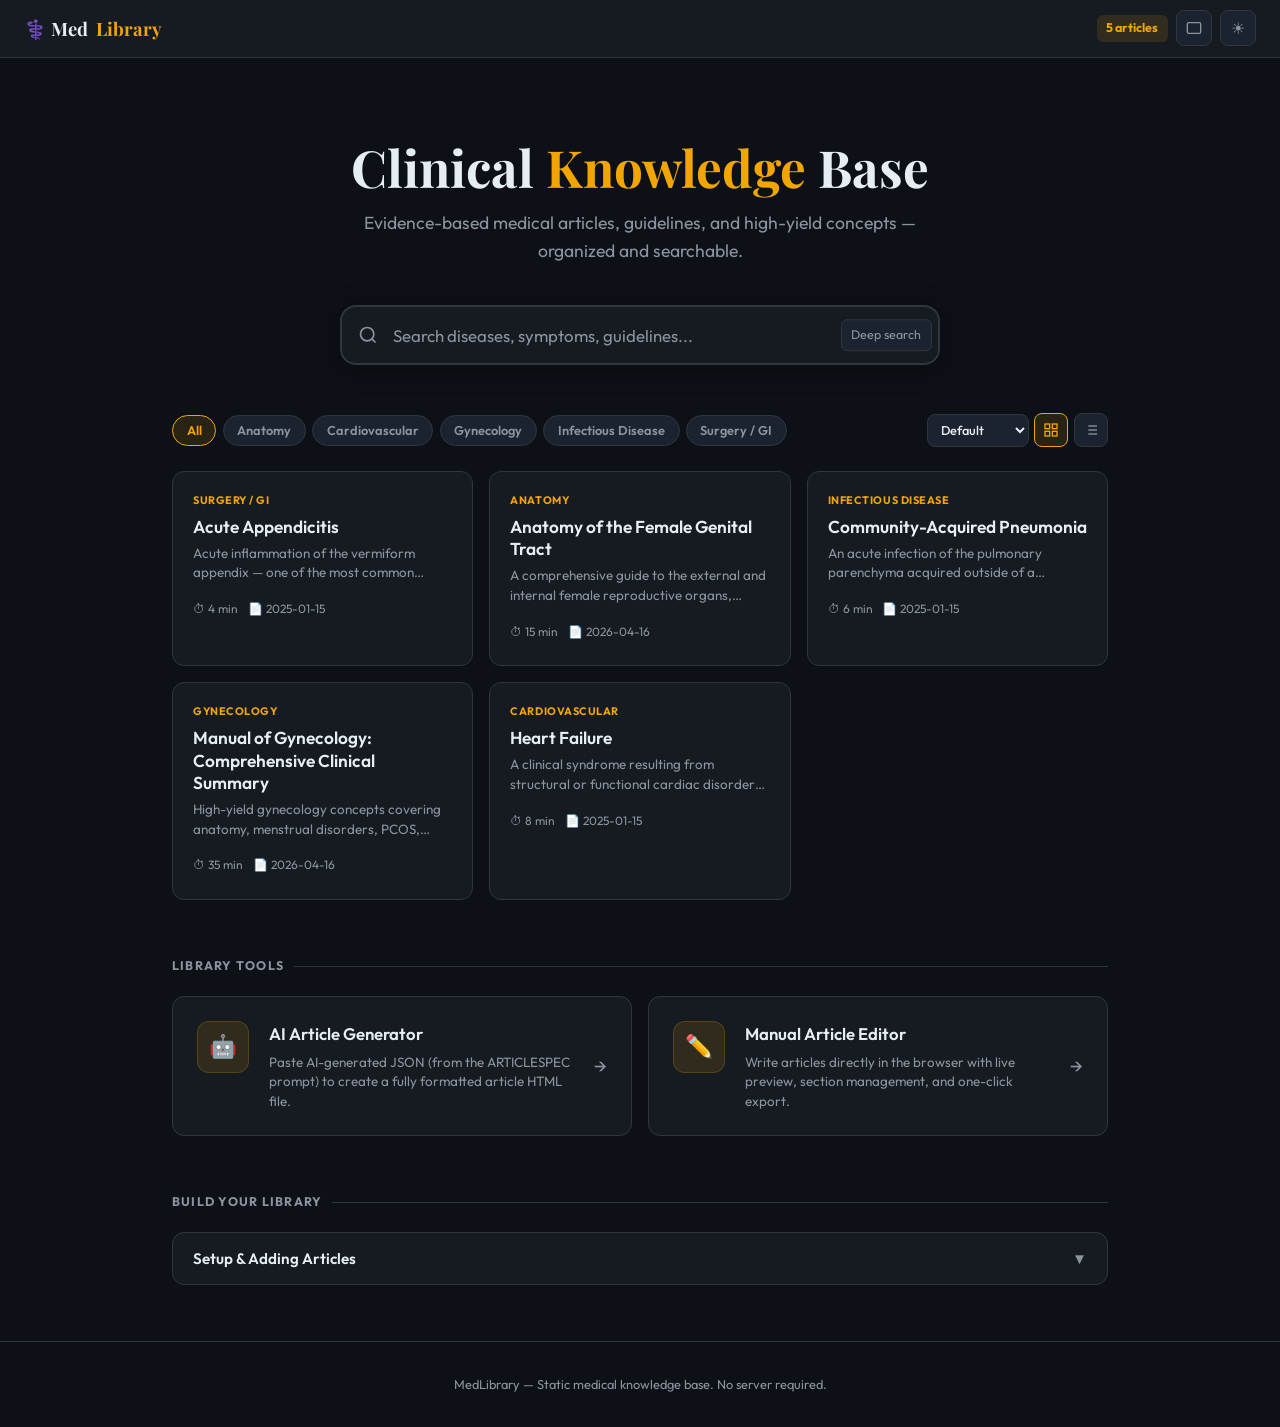
<file: index.html>
<!DOCTYPE html>
<html lang="en" data-theme="dark">
<head>
<meta charset="UTF-8">
<meta name="viewport" content="width=device-width, initial-scale=1.0">
<title>MedLibrary — Clinical Knowledge Base</title>
<meta name="description" content="Evidence-based medical articles, guidelines, and high-yield concepts — organized and searchable.">
<meta name="theme-color" content="#0d1117">
<meta name="apple-mobile-web-app-capable" content="yes">
<meta name="apple-mobile-web-app-status-bar-style" content="black-translucent">
<meta name="apple-mobile-web-app-title" content="MedLibrary">
<link rel="manifest" href="./manifest.json">
<link rel="apple-touch-icon" href="./icon-192.png">
<link rel="preconnect" href="https://fonts.googleapis.com">
<link href="https://fonts.googleapis.com/css2?family=Outfit:wght@300;400;500;600;700;800&family=Playfair+Display:wght@600;700;800&display=swap" rel="stylesheet">
<style>
/* ═══ THEME ═══ */
:root{
  --bg:#0d1117;--surface:#161b22;--surface2:#1c2330;--surface3:#222a36;
  --border:#30363d;--text:#e6edf3;--text-muted:#8b949e;
  --accent:#f0a500;--accent-dim:rgba(240,165,0,.12);--accent-glow:rgba(240,165,0,.25);
  --correct:#2ea043;--correct-bg:rgba(46,160,67,.12);
  --wrong:#da3633;--wrong-bg:rgba(218,54,51,.12);
  --radius:12px;--shadow:0 4px 24px rgba(0,0,0,.4);--transition:.2s ease;
}
[data-theme="light"]{
  --bg:#f3f0eb;--surface:#ffffff;--surface2:#f8f6f1;--surface3:#eee9e0;
  --border:#d0ccc5;--text:#1c1917;--text-muted:#78716c;
  --accent:#c27803;--accent-dim:rgba(194,120,3,.10);--accent-glow:rgba(194,120,3,.18);
  --shadow:0 4px 24px rgba(0,0,0,.08);
}

/* ═══ RESET ═══ */
*,*::before,*::after{box-sizing:border-box;margin:0;padding:0}
html{scroll-behavior:smooth}
body{font-family:'Outfit',sans-serif;background:var(--bg);color:var(--text);line-height:1.6;transition:background var(--transition),color var(--transition);overflow-x:hidden}
button{cursor:pointer;font-family:inherit;border:none;outline:none;background:transparent}
a{text-decoration:none;color:inherit}
input{font-family:inherit}

/* ═══ LAYOUT ═══ */
.page-wrap{min-height:100vh;display:flex;flex-direction:column}
.topbar{display:flex;align-items:center;gap:.75rem;padding:.65rem 1.5rem;background:var(--surface);border-bottom:1px solid var(--border);position:sticky;top:0;z-index:50;backdrop-filter:blur(12px);-webkit-backdrop-filter:blur(12px)}
.topbar-logo{font-family:'Playfair Display',serif;font-size:1.15rem;font-weight:700;display:flex;align-items:center;gap:.5rem;flex:1}
.topbar-logo span{color:var(--accent)}
.topbar-right{display:flex;align-items:center;gap:.5rem}
.icon-btn{width:36px;height:36px;border-radius:8px;background:var(--surface2);border:1px solid var(--border);display:flex;align-items:center;justify-content:center;color:var(--text-muted);transition:all var(--transition);font-size:1rem}
.icon-btn:hover{color:var(--text);border-color:var(--accent)}
.badge-count{background:var(--accent-dim);color:var(--accent);padding:.2rem .6rem;border-radius:6px;font-size:.78rem;font-weight:700}

/* ═══ HERO ═══ */
.hero{position:relative;padding:5rem 2rem 3rem;text-align:center;max-width:820px;margin:0 auto;width:100%;overflow:hidden}

.hero h1{font-family:'Playfair Display',serif;font-size:clamp(2.2rem,5vw,3.2rem);line-height:1.15;margin-bottom:.75rem;position:relative;z-index:1}
.hero h1 em{font-style:normal;color:var(--accent)}
.hero p{color:var(--text-muted);font-size:1.1rem;margin-bottom:2.5rem;position:relative;z-index:1;max-width:560px;margin-left:auto;margin-right:auto}

/* ═══ SEARCH ═══ */
.search-wrap{position:relative;max-width:600px;margin:0 auto;position:relative;z-index:1}
.search-input{width:100%;padding:1.1rem 1.1rem 1.1rem 3.2rem;border-radius:16px;border:2px solid var(--border);background:var(--surface);color:var(--text);font-size:1.05rem;transition:all var(--transition);box-shadow:var(--shadow)}
.search-input:focus{border-color:var(--accent);outline:none;background:var(--surface2)}
.search-input::placeholder{color:var(--text-muted)}
.search-icon{position:absolute;left:1.1rem;top:50%;transform:translateY(-50%);color:var(--text-muted);pointer-events:none}
.search-deep{position:absolute;right:.5rem;top:50%;transform:translateY(-50%);display:flex;align-items:center;gap:.4rem}
.search-deep label{display:flex;align-items:center;gap:.3rem;font-size:.78rem;color:var(--text-muted);cursor:pointer;padding:.3rem .6rem;border-radius:6px;background:var(--surface2);border:1px solid var(--border);transition:all var(--transition);white-space:nowrap}
.search-deep label:hover{border-color:var(--accent)}
.search-deep input{display:none}
.search-deep input:checked+span{color:var(--accent)}
.search-loading{display:none;color:var(--accent);font-size:.8rem;padding:.3rem .6rem;animation:pulse 1s infinite}
@keyframes pulse{0%,100%{opacity:1}50%{opacity:.4}}

/* ═══ FILTER BAR ═══ */
.filter-bar{max-width:1000px;margin:0 auto;padding:0 2rem 1.5rem;width:100%;display:flex;flex-wrap:wrap;align-items:center;gap:.6rem}
.filter-chips{display:flex;gap:.4rem;flex-wrap:wrap;flex:1}
.filter-chip{
  padding:.4rem .85rem;border-radius:20px;font-size:.8rem;font-weight:600;
  background:var(--surface2);border:1px solid var(--border);color:var(--text-muted);
  transition:all var(--transition);white-space:nowrap;cursor:pointer;
}
.filter-chip:hover{border-color:var(--accent);color:var(--text)}
.filter-chip.active{background:var(--accent-dim);border-color:var(--accent);color:var(--accent)}
.filter-actions{display:flex;gap:.35rem;align-items:center}
.view-btn,.sort-btn{
  width:34px;height:34px;border-radius:8px;background:var(--surface2);border:1px solid var(--border);
  display:flex;align-items:center;justify-content:center;color:var(--text-muted);
  transition:all var(--transition);font-size:.85rem;cursor:pointer;
}
.view-btn:hover,.sort-btn:hover{border-color:var(--accent);color:var(--accent)}
.view-btn.active{background:var(--accent-dim);border-color:var(--accent);color:var(--accent)}
.sort-select{
  padding:.4rem .6rem;border-radius:8px;background:var(--surface2);border:1px solid var(--border);
  color:var(--text);font-size:.8rem;font-weight:500;cursor:pointer;outline:none;
  transition:all var(--transition);font-family:inherit;
}
.sort-select:focus{border-color:var(--accent)}

/* ═══ SECTIONS ═══ */
.section{max-width:1000px;margin:0 auto;padding:0 2rem 3.5rem;width:100%}
.section-label{font-size:.78rem;text-transform:uppercase;letter-spacing:.1em;color:var(--text-muted);margin-bottom:1.25rem;font-weight:700;display:flex;align-items:center;gap:.6rem}
.section-label::after{content:'';flex:1;height:1px;background:var(--border)}

/* ═══ CARD GRID ═══ */
.card-grid{display:grid;grid-template-columns:repeat(auto-fill,minmax(280px,1fr));gap:1rem}

/* ═══ CARD ═══ */
.lib-card{
  display:flex;flex-direction:column;padding:1.25rem;border-radius:var(--radius);
  border:1.5px solid var(--border);background:var(--surface);cursor:pointer;
  transition:all var(--transition);position:relative;overflow:hidden;
  opacity:0;transform:translateY(12px);
  animation:cardFadeIn 0.4s ease forwards;
}
@keyframes cardFadeIn{to{opacity:1;transform:translateY(0)}}
.lib-card::before{content:'';position:absolute;inset:0;background:var(--accent-dim);opacity:0;transition:opacity var(--transition);z-index:0}
.lib-card:hover{border-color:var(--accent);transform:translateY(-2px);box-shadow:var(--shadow)}
.lib-card:hover::before{opacity:1}
.lib-card-inner{position:relative;z-index:1}
.lib-card-tag{font-size:.68rem;text-transform:uppercase;letter-spacing:.05em;color:var(--accent);font-weight:700;margin-bottom:.4rem}
.lib-card-title{font-size:1.08rem;font-weight:600;margin-bottom:.35rem;line-height:1.3}
.lib-card-desc{font-size:.84rem;color:var(--text-muted);line-height:1.45;display:-webkit-box;-webkit-line-clamp:2;-webkit-box-orient:vertical;overflow:hidden}
.lib-card-desc mark{background:var(--accent-dim);color:var(--accent);border-radius:2px;padding:0 2px}
.lib-card-meta{display:flex;gap:.6rem;margin-top:.75rem;font-size:.75rem;color:var(--text-muted);align-items:center}
.lib-card-actions{margin-left:auto;display:flex;gap:.25rem}
.card-bookmark-btn{
  width:28px;height:28px;border-radius:6px;display:flex;align-items:center;justify-content:center;
  color:var(--text-muted);transition:all var(--transition);font-size:.8rem;opacity:0;
}
.lib-card:hover .card-bookmark-btn{opacity:1}
.card-bookmark-btn:hover{color:var(--accent);background:var(--accent-dim)}
.card-bookmark-btn.bookmarked{opacity:1;color:var(--accent)}
.no-results{color:var(--text-muted);grid-column:1/-1;text-align:center;padding:3rem 2rem}
.no-results-icon{font-size:2.5rem;margin-bottom:.75rem;opacity:.4}
.no-results-text{font-size:.95rem;margin-bottom:.3rem}

/* ═══ LIST VIEW ═══ */
.card-grid.list-view{grid-template-columns:1fr;gap:.6rem}
.card-grid.list-view .lib-card{
  flex-direction:row;padding:1rem 1.25rem;gap:1.25rem;align-items:center;
}
.card-grid.list-view .lib-card:hover{transform:translateX(4px);transform:translateY(0)}
.card-grid.list-view .lib-card-desc{-webkit-line-clamp:1}
.card-grid.list-view .lib-card-meta{margin-top:0}
.card-grid.list-view .lib-card-actions{margin-left:auto}

/* ═══ RECENTLY VIEWED ═══ */
.recent-section{display:none}
.recent-section.visible{display:block}
.recent-scroll{display:flex;gap:.75rem;overflow-x:auto;padding-bottom:.5rem;scroll-snap-type:x mandatory}
.recent-scroll::-webkit-scrollbar{height:3px}
.recent-scroll::-webkit-scrollbar-thumb{background:var(--border);border-radius:2px}
.recent-card{
  flex-shrink:0;width:200px;padding:1rem;border-radius:var(--radius);
  border:1px solid var(--border);background:var(--surface);cursor:pointer;
  transition:all var(--transition);scroll-snap-align:start;
}
.recent-card:hover{border-color:var(--accent);transform:translateY(-1px);box-shadow:var(--shadow)}
.recent-card-tag{font-size:.62rem;text-transform:uppercase;letter-spacing:.05em;color:var(--accent);font-weight:700;margin-bottom:.25rem}
.recent-card-title{font-size:.88rem;font-weight:600;line-height:1.3;display:-webkit-box;-webkit-line-clamp:2;-webkit-box-orient:vertical;overflow:hidden}

/* ═══ TOOL CARDS ═══ */
.tool-card{display:flex;gap:1.25rem;padding:1.5rem;border-radius:var(--radius);border:1.5px solid var(--border);background:var(--surface);cursor:pointer;transition:all var(--transition);align-items:flex-start}
.tool-card:hover{border-color:var(--accent);transform:translateY(-1px);box-shadow:var(--shadow)}
.tool-icon{width:52px;height:52px;border-radius:12px;background:var(--accent-dim);display:flex;align-items:center;justify-content:center;font-size:1.4rem;flex-shrink:0;border:1px solid rgba(240,165,0,.2)}
.tool-info h3{font-size:1.05rem;font-weight:600;margin-bottom:.3rem}
.tool-info p{font-size:.84rem;color:var(--text-muted);line-height:1.45}
.tool-arrow{margin-left:auto;color:var(--text-muted);font-size:1.2rem;align-self:center;transition:color var(--transition)}
.tool-card:hover .tool-arrow{color:var(--accent)}
.tools-grid{display:grid;grid-template-columns:repeat(auto-fill,minmax(340px,1fr));gap:1rem}

/* ═══ GUIDE SECTION ═══ */
.guide-box{background:var(--surface);border:1px solid var(--border);border-radius:var(--radius);overflow:hidden}
.guide-toggle{width:100%;padding:1rem 1.25rem;display:flex;align-items:center;justify-content:space-between;font-size:.95rem;font-weight:600;color:var(--text)}
.guide-toggle:hover{background:var(--surface2)}
.guide-toggle .arrow{transition:transform var(--transition);color:var(--text-muted)}
.guide-toggle.open .arrow{transform:rotate(180deg)}
.guide-body{display:none;padding:0 1.25rem 1.5rem}
.guide-body.open{display:block}
.guide-body h4{font-size:.9rem;font-weight:700;margin:1rem 0 .5rem;color:var(--accent)}
.guide-body p{font-size:.88rem;color:var(--text-muted);line-height:1.65;margin-bottom:.5rem}
.guide-body ol{padding-left:1.5rem;font-size:.88rem;color:var(--text-muted);line-height:1.8}
.guide-body code{background:var(--surface2);border:1px solid var(--border);padding:.15rem .45rem;border-radius:4px;font-size:.82rem;color:var(--accent);font-family:'Courier New',monospace}
.guide-body pre{background:var(--surface2);border:1px solid var(--border);border-radius:8px;padding:.85rem 1rem;overflow-x:auto;font-size:.82rem;line-height:1.6;color:var(--text-muted);margin:.6rem 0 1rem}
.guide-body pre code{background:none;border:none;padding:0;color:inherit}
.file-tree{font-family:'Courier New',monospace;font-size:.82rem;line-height:1.8;color:var(--text-muted);padding:.75rem 1rem;background:var(--surface2);border:1px solid var(--border);border-radius:8px;margin:.6rem 0}

/* ═══ KEYBOARD SHORTCUTS MODAL ═══ */
.shortcuts-modal{
  display:none;position:fixed;inset:0;z-index:200;
  align-items:center;justify-content:center;
}
.shortcuts-modal.open{display:flex}
.shortcuts-overlay{position:absolute;inset:0;background:rgba(0,0,0,0.5);backdrop-filter:blur(4px)}
.shortcuts-content{
  position:relative;z-index:1;background:var(--surface);border:1px solid var(--border);
  border-radius:16px;padding:2rem;max-width:420px;width:90%;box-shadow:0 16px 48px rgba(0,0,0,0.4);
}
.shortcuts-content h3{font-family:'Playfair Display',serif;font-size:1.2rem;margin-bottom:1.25rem}
.shortcut-row{display:flex;justify-content:space-between;align-items:center;padding:.5rem 0;border-bottom:1px solid var(--border)}
.shortcut-row:last-child{border-bottom:none}
.shortcut-label{font-size:.88rem;color:var(--text-muted)}
.kbd{display:inline-block;padding:.15rem .5rem;background:var(--surface2);border:1px solid var(--border);border-radius:5px;font-size:.78rem;font-family:'Courier New',monospace;color:var(--text-muted);min-width:24px;text-align:center}
.shortcuts-close{position:absolute;top:1rem;right:1rem}

/* ═══ FOOTER ═══ */
.footer{text-align:center;padding:2rem;color:var(--text-muted);font-size:.8rem;border-top:1px solid var(--border);margin-top:auto}

/* ═══ RESPONSIVE ═══ */
@media(max-width:768px){
  .hero{padding:2.5rem 1.25rem 2rem}
  .section{padding:0 1.25rem 2rem}
  .tools-grid{grid-template-columns:1fr}
  .card-grid{grid-template-columns:1fr}
  .search-deep label{font-size:.7rem;padding:.2rem .4rem}
  .filter-bar{padding:0 1.25rem 1rem}
  .card-bookmark-btn{opacity:1}
  .card-grid.list-view .lib-card{flex-direction:column;align-items:stretch}
}
</style>
</head>
<body>
<div class="page-wrap">

  <!-- ═══ TOPBAR ═══ -->
  <div class="topbar">
    <div class="topbar-logo">⚕️ Med<span>Library</span></div>
    <div class="topbar-right">
      <span class="badge-count" id="article-count">0 articles</span>
      <button class="icon-btn" onclick="openShortcuts()" title="Keyboard shortcuts (?)">
        <svg width="16" height="16" viewBox="0 0 24 24" fill="none" stroke="currentColor" stroke-width="2"><rect x="2" y="4" width="20" height="16" rx="2"/><line x1="6" y1="8" x2="6" y2="8.01"/><line x1="10" y1="8" x2="10" y2="8.01"/><line x1="14" y1="8" x2="14" y2="8.01"/><line x1="18" y1="8" x2="18" y2="8.01"/><line x1="8" y1="12" x2="8" y2="12.01"/><line x1="12" y1="12" x2="12" y2="12.01"/><line x1="16" y1="12" x2="16" y2="12.01"/><line x1="8" y1="16" x2="8" y2="16.01"/><line x1="12" y1="16" x2="12" y2="16.01"/><line x1="16" y1="16" x2="16" y2="16.01"/></svg>
      </button>
      <button class="icon-btn theme-toggle-btn" onclick="toggleTheme()" title="Toggle theme (T)">☀</button>
    </div>
  </div>

  <!-- ═══ HERO ═══ -->
  <div class="hero">
    <h1>Clinical <em>Knowledge</em> Base</h1>
    <p>Evidence-based medical articles, guidelines, and high-yield concepts — organized and searchable.</p>
    <div class="search-wrap">
      <svg class="search-icon" width="20" height="20" viewBox="0 0 24 24" fill="none" stroke="currentColor" stroke-width="2"><circle cx="11" cy="11" r="8"/><line x1="21" y1="21" x2="16.65" y2="16.65"/></svg>
      <input type="text" class="search-input" id="search-input" placeholder="Search diseases, symptoms, guidelines..." autocomplete="off">
      <div class="search-deep">
        <span class="search-loading" id="search-loading">Searching...</span>
        <label>
          <input type="checkbox" id="deep-search-toggle">
          <span>Deep search</span>
        </label>
      </div>
    </div>
  </div>

  <!-- ═══ RECENTLY VIEWED ═══ -->
  <div class="section recent-section" id="recent-section">
    <div class="section-label">Recently Viewed</div>
    <div class="recent-scroll" id="recent-scroll"></div>
  </div>

  <!-- ═══ FILTER BAR ═══ -->
  <div class="filter-bar" id="filter-bar">
    <div class="filter-chips" id="filter-chips">
      <button class="filter-chip active" data-category="all">All</button>
    </div>
    <div class="filter-actions">
      <select class="sort-select" id="sort-select" title="Sort articles">
        <option value="default">Default</option>
        <option value="title">Title A–Z</option>
        <option value="date">Newest</option>
        <option value="readTime">Read Time</option>
      </select>
      <button class="view-btn" id="view-grid" title="Grid view" onclick="setView('grid')">
        <svg width="16" height="16" viewBox="0 0 24 24" fill="none" stroke="currentColor" stroke-width="2"><rect x="3" y="3" width="7" height="7"/><rect x="14" y="3" width="7" height="7"/><rect x="3" y="14" width="7" height="7"/><rect x="14" y="14" width="7" height="7"/></svg>
      </button>
      <button class="view-btn" id="view-list" title="List view" onclick="setView('list')">
        <svg width="16" height="16" viewBox="0 0 24 24" fill="none" stroke="currentColor" stroke-width="2"><line x1="8" y1="6" x2="21" y2="6"/><line x1="8" y1="12" x2="21" y2="12"/><line x1="8" y1="18" x2="21" y2="18"/><line x1="3" y1="6" x2="3.01" y2="6"/><line x1="3" y1="12" x2="3.01" y2="12"/><line x1="3" y1="18" x2="3.01" y2="18"/></svg>
      </button>
    </div>
  </div>

  <!-- ═══ ARTICLES ═══ -->
  <div class="section">
    <div class="card-grid" id="article-grid"></div>
  </div>

  <!-- ═══ TOOLS ═══ -->
  <div class="section">
    <div class="section-label">Library Tools</div>
    <div class="tools-grid">
      <a href="tools/ai-article-maker.html" class="tool-card">
        <div class="tool-icon">🤖</div>
        <div class="tool-info">
          <h3>AI Article Generator</h3>
          <p>Paste AI-generated JSON (from the ARTICLESPEC prompt) to create a fully formatted article HTML file.</p>
        </div>
        <div class="tool-arrow">→</div>
      </a>
      <a href="tools/manual-article-maker.html" class="tool-card">
        <div class="tool-icon">✏️</div>
        <div class="tool-info">
          <h3>Manual Article Editor</h3>
          <p>Write articles directly in the browser with live preview, section management, and one-click export.</p>
        </div>
        <div class="tool-arrow">→</div>
      </a>
    </div>
  </div>

  <!-- ═══ BUILD GUIDE ═══ -->
  <div class="section">
    <div class="section-label">Build Your Library</div>
    <div class="guide-box">
      <button class="guide-toggle" id="guide-toggle" onclick="toggleGuide()">
        Setup &amp; Adding Articles
        <span class="arrow">▼</span>
      </button>
      <div class="guide-body" id="guide-body">
        <h4>Folder Structure</h4>
        <div class="file-tree">medlibrary/<br>├── index.html          ← you are here<br>├── manifest.js         ← article registry<br>├── lib/<br>│   ├── article-style.css<br>│   └── article-script.js<br>├── articles/<br>│   ├── heart-failure.html<br>│   └── ...<br>├── tools/<br>│   ├── ai-article-maker.html<br>│   └── manual-article-maker.html<br>└── ARTICLESPEC.md      ← prompt for AI agent</div>

        <h4>Adding an Article (AI Workflow)</h4>
        <ol>
          <li>Open <code>ARTICLESPEC.md</code> and copy the prompt.</li>
          <li>Give the prompt + your medical content to an AI agent (ChatGPT, Claude, etc.).</li>
          <li>The AI will return a JSON block.</li>
          <li>Open <code>tools/ai-article-maker.html</code> and paste the JSON.</li>
          <li>Click "Generate &amp; Download" — save the HTML to <code>articles/</code>.</li>
          <li>Copy the manifest line shown and paste it into <code>manifest.js</code>.</li>
          <li>Refresh this page — your article appears.</li>
        </ol>

        <h4>Adding an Article (Manual Workflow)</h4>
        <ol>
          <li>Open <code>tools/manual-article-maker.html</code>.</li>
          <li>Fill in the title, category, description, and sections.</li>
          <li>Preview your article, then click "Export HTML".</li>
          <li>Save to <code>articles/</code> and update <code>manifest.js</code>.</li>
        </ol>

        <h4>Serving Locally</h4>
        <p>Open <code>index.html</code> directly (double-click) for basic use. For full deep-search and best compatibility, serve with any local HTTP server:</p>
        <pre><code>cd medlibrary
python -m http.server 8080
# Then open http://localhost:8080</code></pre>
      </div>
    </div>
  </div>

  <div class="footer">MedLibrary — Static medical knowledge base. No server required.</div>
</div>

<!-- ═══ KEYBOARD SHORTCUTS MODAL ═══ -->
<div class="shortcuts-modal" id="shortcuts-modal">
  <div class="shortcuts-overlay" onclick="closeShortcuts()"></div>
  <div class="shortcuts-content">
    <button class="icon-btn shortcuts-close" onclick="closeShortcuts()">✕</button>
    <h3>Keyboard Shortcuts</h3>
    <div class="shortcut-row"><span class="shortcut-label">Focus search</span><span class="kbd">/</span></div>
    <div class="shortcut-row"><span class="shortcut-label">Toggle theme</span><span class="kbd">T</span></div>
    <div class="shortcut-row"><span class="shortcut-label">Grid view</span><span class="kbd">G</span></div>
    <div class="shortcut-row"><span class="shortcut-label">List view</span><span class="kbd">L</span></div>
    <div class="shortcut-row"><span class="shortcut-label">Show bookmarks</span><span class="kbd">B</span></div>
    <div class="shortcut-row"><span class="shortcut-label">Keyboard shortcuts</span><span class="kbd">?</span></div>
  </div>
</div>

<!-- Load manifest -->
<script src="manifest.js"></script>

<script>
/* ═══════════════════════════════════════════════════════════
   HOME PAGE LOGIC — Enhanced with filters, sort, bookmarks,
   recently viewed, view toggle, search highlighting
════════════════════════════════════════════════════════════ */

let articles = [];
let searchTimeout = null;
let activeCategory = 'all';
let currentView = 'grid';
let currentSort = 'default';
let searchQuery = '';

/* ── Theme ──────────────────────────────────────────────── */
function applyTheme() {
  const t = localStorage.getItem('medlib-theme') || 'dark';
  document.documentElement.setAttribute('data-theme', t);
  document.querySelectorAll('.theme-toggle-btn').forEach(b => b.textContent = t === 'dark' ? '☀' : '☾');
}
function toggleTheme() {
  const cur = document.documentElement.getAttribute('data-theme');
  const next = cur === 'dark' ? 'light' : 'dark';
  document.documentElement.setAttribute('data-theme', next);
  localStorage.setItem('medlib-theme', next);
  applyTheme();
}
applyTheme();

/* ── LocalStorage Helpers ───────────────────────────────── */
function getBookmarks() {
  try { return JSON.parse(localStorage.getItem('medlib-bookmarks') || '[]'); } catch (e) { return []; }
}
function getRecent() {
  try { return JSON.parse(localStorage.getItem('medlib-recent') || '[]'); } catch (e) { return []; }
}

/* ── Guide Toggle ───────────────────────────────────────── */
function toggleGuide() {
  const btn = document.getElementById('guide-toggle');
  const body = document.getElementById('guide-body');
  btn.classList.toggle('open');
  body.classList.toggle('open');
}

/* ── Shortcuts Modal ────────────────────────────────────── */
function openShortcuts() { document.getElementById('shortcuts-modal').classList.add('open'); }
function closeShortcuts() { document.getElementById('shortcuts-modal').classList.remove('open'); }

/* ── Init ───────────────────────────────────────────────── */
function init() {
  articles = window.LIBRARY_MANIFEST || [];
  document.getElementById('article-count').textContent = articles.length + ' article' + (articles.length !== 1 ? 's' : '');

  buildFilterChips();
  applyView();
  renderCards(articles);
  renderRecent();

  document.getElementById('search-input').addEventListener('input', onSearchInput);
  document.getElementById('deep-search-toggle').addEventListener('change', onSearchInput);
  document.getElementById('sort-select').addEventListener('change', (e) => {
    currentSort = e.target.value;
    renderFiltered();
  });

  // Focus search on /
  document.addEventListener('keydown', (e) => {
    if (e.target.tagName === 'INPUT' || e.target.tagName === 'TEXTAREA') return;
    if (e.key === '/') { e.preventDefault(); document.getElementById('search-input').focus(); }
    if (e.key === 't' || e.key === 'T') toggleTheme();
    if (e.key === 'g' || e.key === 'G') setView('grid');
    if (e.key === 'l' || e.key === 'L') setView('list');
    if (e.key === 'b' || e.key === 'B') filterByBookmarks();
    if (e.key === '?') openShortcuts();
    if (e.key === 'Escape') closeShortcuts();
  });
}

/* ── Build Filter Chips ─────────────────────────────────── */
function buildFilterChips() {
  const categories = [...new Set(articles.map(a => a.category))].sort();
  const container = document.getElementById('filter-chips');
  container.innerHTML = '<button class="filter-chip active" data-category="all">All</button>';
  categories.forEach(cat => {
    const chip = document.createElement('button');
    chip.className = 'filter-chip';
    chip.dataset.category = cat;
    chip.textContent = cat;
    container.appendChild(chip);
  });

  container.addEventListener('click', (e) => {
    const chip = e.target.closest('.filter-chip');
    if (!chip) return;
    container.querySelectorAll('.filter-chip').forEach(c => c.classList.remove('active'));
    chip.classList.add('active');
    activeCategory = chip.dataset.category;
    renderFiltered();
  });
}

function filterByBookmarks() {
  const bookmarks = getBookmarks();
  if (!bookmarks.length) return;
  const container = document.getElementById('filter-chips');
  container.querySelectorAll('.filter-chip').forEach(c => c.classList.remove('active'));
  // Create temporary bookmark filter
  activeCategory = '__bookmarks__';
  renderFiltered();
}

/* ── View Toggle ────────────────────────────────────────── */
function setView(view) {
  currentView = view;
  applyView();
}
function applyView() {
  const grid = document.getElementById('article-grid');
  grid.classList.toggle('list-view', currentView === 'list');
  document.getElementById('view-grid').classList.toggle('active', currentView === 'grid');
  document.getElementById('view-list').classList.toggle('active', currentView === 'list');
}

/* ── Sort ───────────────────────────────────────────────── */
function sortArticles(list) {
  const sorted = [...list];
  switch (currentSort) {
    case 'title': sorted.sort((a, b) => a.title.localeCompare(b.title)); break;
    case 'date': sorted.sort((a, b) => (b.date || '').localeCompare(a.date || '')); break;
    case 'readTime': sorted.sort((a, b) => {
      const ta = parseInt(a.readTime) || 0, tb = parseInt(b.readTime) || 0;
      return ta - tb;
    }); break;
  }
  return sorted;
}

/* ── Render Cards ───────────────────────────────────────── */
function renderCards(list) {
  const grid = document.getElementById('article-grid');
  const bookmarks = getBookmarks();
  grid.innerHTML = '';

  if (!list.length) {
    grid.innerHTML = `
      <div class="no-results">
        <div class="no-results-icon">🔍</div>
        <div class="no-results-text">${searchQuery ? 'No articles match your search.' : 'No articles in this category.'}</div>
      </div>`;
    return;
  }

  list.forEach((a, i) => {
    const card = document.createElement('div');
    card.className = 'lib-card';
    card.style.animationDelay = (i * 0.06) + 's';
    card.setAttribute('role', 'link');
    card.setAttribute('tabindex', '0');
    card.dataset.id = a.id;

    const isBookmarked = bookmarks.includes(a.id);
    const desc = searchQuery ? highlightText(esc(a.desc), searchQuery) : esc(a.desc);
    const title = searchQuery ? highlightText(esc(a.title), searchQuery) : esc(a.title);

    card.innerHTML = `
      <div class="lib-card-inner">
        <div class="lib-card-tag">${esc(a.category)}</div>
        <div class="lib-card-title">${title}</div>
        <div class="lib-card-desc">${desc}</div>
        <div class="lib-card-meta">
          <span>⏱ ${esc(a.readTime)}</span>
          <span>📄 ${esc(a.date || '')}</span>
          <div class="lib-card-actions">
            <button class="card-bookmark-btn ${isBookmarked ? 'bookmarked' : ''}" data-id="${a.id}" title="${isBookmarked ? 'Remove bookmark' : 'Bookmark'}">
              <svg width="14" height="14" viewBox="0 0 24 24" fill="${isBookmarked ? 'currentColor' : 'none'}" stroke="currentColor" stroke-width="2"><path d="M19 21l-7-5-7 5V5a2 2 0 0 1 2-2h10a2 2 0 0 1 2 2z"/></svg>
            </button>
          </div>
        </div>
      </div>`;

    // Click on card (but not bookmark button) → navigate
    card.addEventListener('click', (e) => {
      if (e.target.closest('.card-bookmark-btn')) return;
      window.location.href = a.file;
    });
    card.onkeydown = (e) => { if(e.key === 'Enter') window.location.href = a.file; };

    // Bookmark button
    const bmBtn = card.querySelector('.card-bookmark-btn');
    bmBtn.addEventListener('click', (e) => {
      e.stopPropagation();
      toggleBookmarkLocal(a.id);
    });

    grid.appendChild(card);
  });
}

function toggleBookmarkLocal(id) {
  let bm = getBookmarks();
  if (bm.includes(id)) bm = bm.filter(x => x !== id);
  else bm.push(id);
  localStorage.setItem('medlib-bookmarks', JSON.stringify(bm));
  renderFiltered();
}

function highlightText(text, query) {
  if (!query) return text;
  const regex = new RegExp(`(${query.replace(/[.*+?^${}()|[\]\\]/g, '\\$&')})`, 'gi');
  return text.replace(regex, '<mark>$1</mark>');
}

/* ── Render Recently Viewed ─────────────────────────────── */
function renderRecent() {
  const recent = getRecent();
  const container = document.getElementById('recent-scroll');
  const section = document.getElementById('recent-section');
  const recentArticles = recent.map(id => articles.find(a => a.id === id)).filter(Boolean);

  if (!recentArticles.length) { section.classList.remove('visible'); return; }
  section.classList.add('visible');
  container.innerHTML = '';
  recentArticles.slice(0, 10).forEach(a => {
    const card = document.createElement('div');
    card.className = 'recent-card';
    card.onclick = () => window.location.href = a.file;
    card.innerHTML = `
      <div class="recent-card-tag">${esc(a.category)}</div>
      <div class="recent-card-title">${esc(a.title)}</div>`;
    container.appendChild(card);
  });
}

/* ── Filter + Render Pipeline ───────────────────────────── */
function renderFiltered() {
  let results = [...articles];
  const bookmarks = getBookmarks();

  // Category filter
  if (activeCategory === '__bookmarks__') {
    results = results.filter(a => bookmarks.includes(a.id));
  } else if (activeCategory !== 'all') {
    results = results.filter(a => a.category === activeCategory);
  }

  // Search filter
  if (searchQuery) {
    results = results.filter(a =>
      a.title.toLowerCase().includes(searchQuery) ||
      a.category.toLowerCase().includes(searchQuery) ||
      a.desc.toLowerCase().includes(searchQuery)
    );
  }

  // Sort
  results = sortArticles(results);

  renderCards(results);
}

/* ── Search ─────────────────────────────────────────────── */
function onSearchInput() {
  clearTimeout(searchTimeout);
  searchTimeout = setTimeout(doSearch, 200);
}

async function doSearch() {
  const raw = document.getElementById('search-input').value.trim().toLowerCase();
  const deep = document.getElementById('deep-search-toggle').checked;
  const loadingEl = document.getElementById('search-loading');
  searchQuery = raw;

  if (!raw) {
    loadingEl.style.display = 'none';
    renderFiltered();
    return;
  }

  /* Surface-level search (manifest fields) */
  let results = articles.filter(a =>
    a.title.toLowerCase().includes(raw) ||
    a.category.toLowerCase().includes(raw) ||
    a.desc.toLowerCase().includes(raw)
  );

  /* Deep search: fetch article HTML and search content */
  if (deep) {
    loadingEl.style.display = 'block';
    const already = new Set(results.map(r => r.id));
    const extra = [];

    const promises = articles
      .filter(a => !already.has(a.id))
      .map(async (a) => {
        try {
          const resp = await fetch(a.file);
          if (!resp.ok) return null;
          const html = await resp.text();
          const text = html.replace(/<script[\s\S]*?<\/script>/gi, '')
                           .replace(/<style[\s\S]*?<\/style>/gi, '')
                           .replace(/<[^>]+>/g, ' ')
                           .replace(/\s+/g, ' ')
                           .toLowerCase();
          if (text.includes(raw)) return a;
        } catch (e) { /* file:// fetch may fail — silently skip */ }
        return null;
      });

    const settled = await Promise.all(promises);
    settled.forEach(r => { if (r) extra.push(r); });
    results = results.concat(extra);
    loadingEl.style.display = 'none';
  }

  // Re-apply category filter
  if (activeCategory !== 'all' && activeCategory !== '__bookmarks__') {
    results = results.filter(a => a.category === activeCategory);
  }

  results = sortArticles(results);
  renderCards(results);
}

function esc(s) {
  const d = document.createElement('div');
  d.textContent = s || '';
  return d.innerHTML;
}

/* ── Boot ───────────────────────────────────────────────── */
init();

/* ── Service Worker Registration ────────────────────────── */
if ('serviceWorker' in navigator) {
  window.addEventListener('load', () => {
    navigator.serviceWorker.register('./sw.js').then(reg => {
      console.log('[MedLibrary] Service worker registered:', reg.scope);
    }).catch(err => {
      console.warn('[MedLibrary] SW registration failed:', err);
    });
  });

  // Listen for updates pushed from the service worker
  navigator.serviceWorker.addEventListener('message', (event) => {
    if (event.data?.type === 'SW_UPDATED') {
      console.log('[MedLibrary] Service worker updated to:', event.data.version);
    }
  });
}
</script>
</body>
</html>
</file>
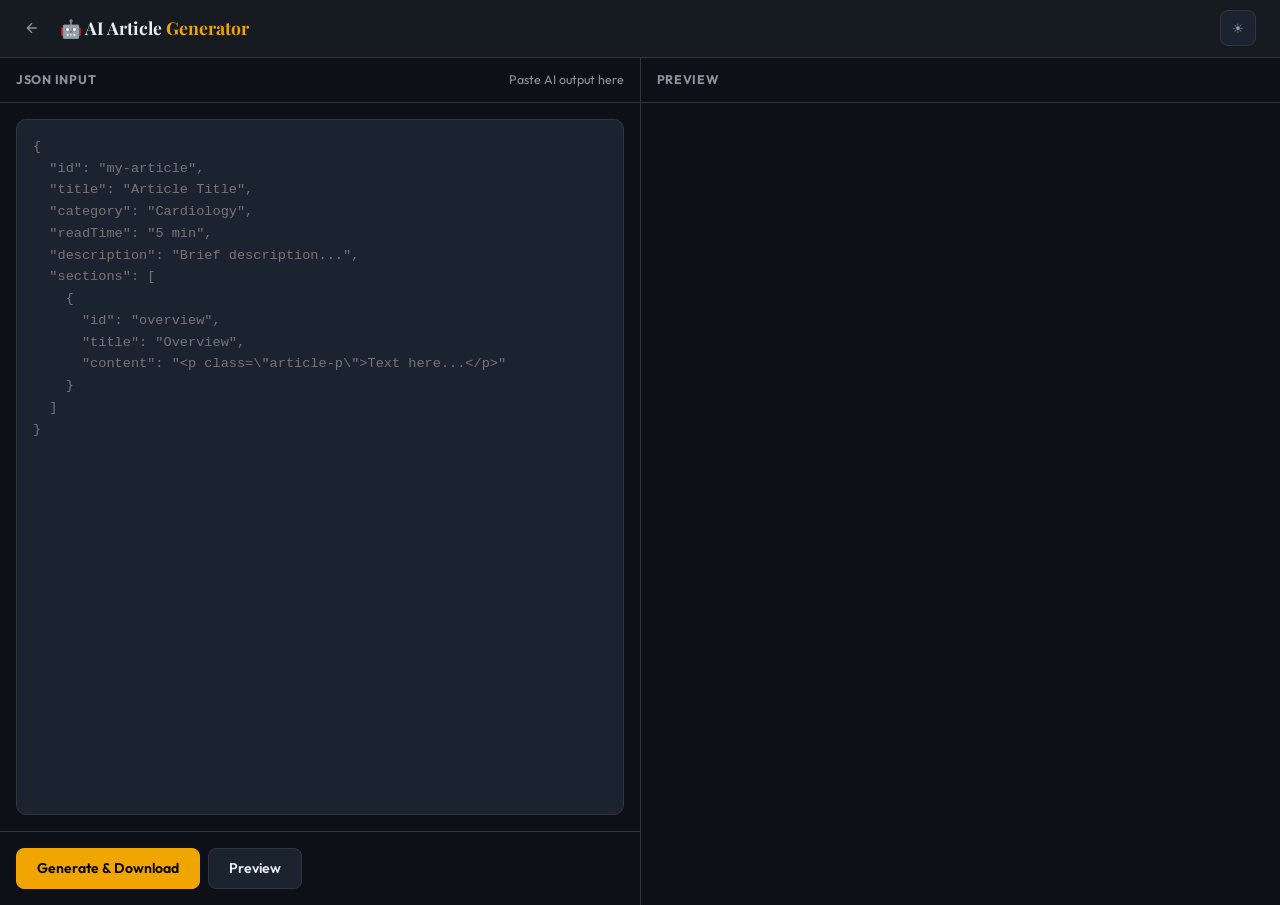
<file: tools/ai-article-maker.html>
<!DOCTYPE html>
<html lang="en" data-theme="dark">
<head>
<meta charset="UTF-8">
<meta name="viewport" content="width=device-width, initial-scale=1.0">
<title>AI Article Generator — MedLibrary</title>
<meta name="theme-color" content="#0d1117">
<meta name="apple-mobile-web-app-capable" content="yes">
<meta name="apple-mobile-web-app-title" content="MedLibrary">
<link rel="manifest" href="../manifest.json">
<link rel="apple-touch-icon" href="../icon-192.png">
<link rel="preconnect" href="https://fonts.googleapis.com">
<link href="https://fonts.googleapis.com/css2?family=Outfit:wght@300;400;500;600;700;800&family=Playfair+Display:wght@600;700;800&display=swap" rel="stylesheet">
<style>
:root{--bg:#0d1117;--surface:#161b22;--surface2:#1c2330;--surface3:#222a36;--border:#30363d;--text:#e6edf3;--text-muted:#8b949e;--accent:#f0a500;--accent-dim:rgba(240,165,0,.12);--accent-glow:rgba(240,165,0,.25);--correct:#2ea043;--correct-bg:rgba(46,160,67,.12);--wrong:#da3633;--wrong-bg:rgba(218,54,51,.12);--radius:12px;--shadow:0 4px 24px rgba(0,0,0,.4);--transition:.2s ease}
[data-theme="light"]{--bg:#f3f0eb;--surface:#fff;--surface2:#f8f6f1;--surface3:#eee9e0;--border:#d0ccc5;--text:#1c1917;--text-muted:#78716c;--accent:#c27803;--accent-dim:rgba(194,120,3,.1);--accent-glow:rgba(194,120,3,.18);--shadow:0 4px 24px rgba(0,0,0,.08)}
*,*::before,*::after{box-sizing:border-box;margin:0;padding:0}
body{font-family:'Outfit',sans-serif;background:var(--bg);color:var(--text);line-height:1.6;transition:background var(--transition),color var(--transition);min-height:100vh}
button{cursor:pointer;font-family:inherit;border:none;outline:none;background:transparent}
.topbar{display:flex;align-items:center;gap:.75rem;padding:.65rem 1.5rem;background:var(--surface);border-bottom:1px solid var(--border);position:sticky;top:0;z-index:50;backdrop-filter:blur(12px);-webkit-backdrop-filter:blur(12px)}
.topbar-logo{font-family:'Playfair Display',serif;font-size:1.1rem;font-weight:700;flex:1}
.topbar-logo span{color:var(--accent)}
.icon-btn{width:36px;height:36px;border-radius:8px;background:var(--surface2);border:1px solid var(--border);display:flex;align-items:center;justify-content:center;color:var(--text-muted);transition:all var(--transition)}
.icon-btn:hover{color:var(--text);border-color:var(--accent)}
.layout{display:flex;height:calc(100vh - 53px);overflow:hidden}
.panel{flex:1;display:flex;flex-direction:column;overflow:hidden;border-right:1px solid var(--border)}
.panel:last-child{border-right:none}
.panel-head{padding:.75rem 1rem;border-bottom:1px solid var(--border);font-size:.78rem;text-transform:uppercase;letter-spacing:.06em;color:var(--text-muted);font-weight:700;flex-shrink:0;display:flex;align-items:center;justify-content:space-between}
.panel-body{flex:1;overflow-y:auto;padding:1rem}
.panel-body::-webkit-scrollbar{width:5px}
.panel-body::-webkit-scrollbar-thumb{background:var(--border);border-radius:3px}
textarea{width:100%;height:100%;min-height:300px;background:var(--surface2);border:1.5px solid var(--border);border-radius:10px;color:var(--text);font-family:'Courier New',monospace;font-size:.85rem;line-height:1.6;padding:1rem;resize:none;outline:none;transition:border-color var(--transition),box-shadow var(--transition)}
textarea:focus{border-color:var(--accent);box-shadow:0 0 0 3px var(--accent-dim)}
.btn{padding:.65rem 1.25rem;border-radius:8px;font-size:.88rem;font-weight:600;transition:all var(--transition);display:inline-flex;align-items:center;gap:.4rem}
.btn-primary{background:var(--accent);color:#000;border:1px solid var(--accent)}
.btn-primary:hover{filter:brightness(1.1);transform:translateY(-1px);box-shadow:0 4px 16px var(--accent-glow)}
.btn-primary:active{transform:translateY(0)}
.btn-secondary{background:var(--surface2);color:var(--text);border:1px solid var(--border)}
.btn-secondary:hover{border-color:var(--accent);color:var(--accent)}
.actions{padding:1rem;border-top:1px solid var(--border);display:flex;gap:.5rem;flex-wrap:wrap;flex-shrink:0}
.error-msg{background:var(--wrong-bg);color:var(--wrong);padding:.75rem 1rem;border-radius:8px;border:1px solid var(--wrong);font-size:.85rem;margin-bottom:.75rem;display:none;animation:fadeIn .3s ease}
.error-msg.show{display:block}
.success-msg{background:var(--correct-bg);color:var(--correct);padding:.75rem 1rem;border-radius:8px;border:1px solid var(--correct);font-size:.85rem;margin-bottom:.75rem;display:none;animation:fadeIn .3s ease}
.success-msg.show{display:block}
@keyframes fadeIn{from{opacity:0;transform:translateY(-4px)}to{opacity:1;transform:translateY(0)}}
.manifest-box{background:var(--surface2);border:1px solid var(--border);border-radius:8px;padding:.75rem 1rem;font-family:'Courier New',monospace;font-size:.78rem;line-height:1.5;color:var(--text-muted);margin-top:.75rem;word-break:break-all;white-space:pre-wrap;display:none}
.manifest-box.show{display:block}
.copy-btn{font-size:.75rem;padding:.3rem .6rem;border-radius:4px;background:var(--accent-dim);color:var(--accent);border:1px solid transparent;transition:all var(--transition);margin-top:.5rem}
.copy-btn:hover{border-color:var(--accent)}
.preview-frame{border:none;width:100%;height:100%;background:var(--bg)}
@media(max-width:768px){.layout{flex-direction:column}.panel{min-height:45vh;border-right:none;border-bottom:1px solid var(--border)}.panel:last-child{border-bottom:none}}
</style>
</head>
<body>
<div class="topbar">
  <a href="../index.html" style="display:flex;align-items:center;gap:.4rem;color:var(--text-muted);font-size:.85rem;margin-right:.5rem;transition:color var(--transition)" onmouseover="this.style.color='var(--accent)'" onmouseout="this.style.color='var(--text-muted)'">
    <svg width="16" height="16" viewBox="0 0 24 24" fill="none" stroke="currentColor" stroke-width="2"><path d="M19 12H5M12 19l-7-7 7-7"/></svg>
  </a>
  <div class="topbar-logo">🤖 AI Article <span>Generator</span></div>
  <button class="icon-btn theme-toggle-btn" onclick="toggleTheme()">☀</button>
</div>

<div class="layout">
  <div class="panel">
    <div class="panel-head">
      JSON Input
      <span style="font-weight:400;text-transform:none;letter-spacing:0">Paste AI output here</span>
    </div>
    <div class="panel-body">
      <div class="error-msg" id="error-msg"></div>
      <div class="success-msg" id="success-msg"></div>
      <textarea id="json-input" placeholder='{
  "id": "my-article",
  "title": "Article Title",
  "category": "Cardiology",
  "readTime": "5 min",
  "description": "Brief description...",
  "sections": [
    {
      "id": "overview",
      "title": "Overview",
      "content": "<p class=\"article-p\">Text here...</p>"
    }
  ]
}'></textarea>
      <div style="font-size:.75rem;color:var(--text-muted);margin-top:.5rem;line-height:1.4">
        💡 <strong>Tip:</strong> If AI output has unescaped quotes (like <code style="color:var(--accent)">class="x"</code>), this tool will auto-fix them. For best results, the ARTICLESPEC prompt should tell the AI to escape all quotes as <code style="color:var(--accent)">class=\"x\"</code>.
      </div>
    </div>
    <div class="actions">
      <button class="btn btn-primary" onclick="generate()">Generate &amp; Download</button>
      <button class="btn btn-secondary" onclick="previewArticle()">Preview</button>
    </div>
    <div class="manifest-box" id="manifest-box"></div>
    <div style="padding:0 1rem 1rem;display:none" id="manifest-actions">
      <button class="copy-btn" onclick="copyManifest()">Copy manifest entry</button>
    </div>
  </div>
  <div class="panel">
    <div class="panel-head">Preview</div>
    <div class="panel-body" style="padding:0">
      <iframe class="preview-frame" id="preview-frame"></iframe>
    </div>
  </div>
</div>

<script>
/* ═══ Theme ═══ */
function applyTheme(){const t=localStorage.getItem('medlib-theme')||'dark';document.documentElement.setAttribute('data-theme',t);document.querySelectorAll('.theme-toggle-btn').forEach(b=>b.textContent=t==='dark'?'☀':'☾')}
function toggleTheme(){const c=document.documentElement.getAttribute('data-theme'),n=c==='dark'?'light':'dark';document.documentElement.setAttribute('data-theme',n);localStorage.setItem('medlib-theme',n);applyTheme()}
applyTheme();

/* ── Service Worker ── */
if ('serviceWorker' in navigator) {
  window.addEventListener('load', () => {
    navigator.serviceWorker.register('../sw.js').catch(() => {});
  });
}

let lastGeneratedHTML = '';
let lastManifestEntry = '';

function showError(msg){const el=document.getElementById('error-msg');el.textContent=msg;el.classList.add('show');document.getElementById('success-msg').classList.remove('show')}
function showSuccess(msg){const el=document.getElementById('success-msg');el.textContent=msg;el.classList.add('show');document.getElementById('error-msg').classList.remove('show')}
function hideMessages(){document.getElementById('error-msg').classList.remove('show');document.getElementById('success-msg').classList.remove('show')}

/* ═══ Auto-fix common JSON issues ═══ */
function tryAutoFixJSON(raw){
  let fixed = raw;
  let warnings = [];

  // Step 1: Remove markdown code fencing
  fixed = fixed.replace(/^```json\s*/i, '').replace(/^```\s*/gm, '').replace(/```\s*$/gm, '');
  fixed = fixed.trim();

  // Step 2: Try parsing as-is first
  try { return { data: JSON.parse(fixed), warnings: [] }; } catch(e) {}

  // Step 3: General fix for unescaped quotes in ALL string values
  fixed = fixJsonQuotes(fixed);
  if (fixed !== raw) warnings.push('Auto-fixed unescaped quotes');

  // Step 4: Remove trailing commas before } or ]
  const noTrailingCommas = fixed.replace(/,\s*([}\]])/g, '$1');
  if (noTrailingCommas !== fixed) {
    fixed = noTrailingCommas;
    warnings.push('Removed trailing commas');
  }

  // Step 5: Try parsing again
  try { return { data: JSON.parse(fixed), warnings }; } catch(e2) {
    return { error: e2.message };
  }
}

function fixJsonQuotes(str) {
  // Iteratively find and fix unescaped quotes
  // Firefox reports "line X column Y", Chrome reports "position N"
  let result = str;
  let maxIterations = 2000;
  
  for (let iter = 0; iter < maxIterations; iter++) {
    try {
      JSON.parse(result);
      return result;
    } catch (e) {
      const msg = e.message;
      let fixPos = -1;
      
      // Try Firefox format: "line X column Y"
      const lineCol = msg.match(/line (\d+) column (\d+)/);
      if (lineCol) {
        const lines = result.split('\n');
        const lineNum = parseInt(lineCol[1]);
        const colNum = parseInt(lineCol[2]);
        if (lineNum <= lines.length) {
          // Find the quote at or before the error column
          const lineIdx = lineNum - 1;
          let col = Math.min(colNum - 1, lines[lineIdx].length - 1);
          // Walk back to find the quote
          while (col >= 0 && lines[lineIdx][col] !== '"') col--;
          if (col >= 0) {
            // Calculate absolute position
            fixPos = lines.slice(0, lineIdx).join('\n').length + (lineIdx > 0 ? 1 : 0) + col;
          }
        }
      }
      
      // Try Chrome format: "position N"  
      if (fixPos === -1) {
        const posMatch = msg.match(/position (\d+)/);
        if (posMatch) {
          fixPos = parseInt(posMatch[1]) - 1;
        }
      }
      
      if (fixPos === -1 || fixPos >= result.length) return result;
      
      // Check if this position is actually a quote
      if (result[fixPos] !== '"') {
        // Walk back to find the quote
        let p = fixPos;
        while (p >= 0 && result[p] !== '"') p--;
        if (p >= 0) fixPos = p;
        else return result;
      }
      
      // Check if it's already escaped
      if (fixPos > 0 && result[fixPos - 1] === '\\') return result;
      
      // Escape this quote
      result = result.substring(0, fixPos) + '\\"' + result.substring(fixPos + 1);
    }
  }
  
  return result;
}

/* ═══ Parse & Validate ═══ */
function parseInput(){
  const raw = document.getElementById('json-input').value.trim();
  if(!raw){showError('Please paste JSON content.');return null}

  // Debug: show first 200 chars
  console.log('Input starts with:', raw.substring(0, 200));

  let result;
  try {
    result = tryAutoFixJSON(raw);
  } catch(e) {
    showError('Error parsing JSON: '+e.message);
    return null;
  }

  if(result.error){
    // Show helpful context
    const errLine = result.error.match(/line (\d+) column (\d+)/);
    let context = '';
    if (errLine) {
      const lines = raw.split('\n');
      const lineNum = parseInt(errLine[1]);
      const colNum = parseInt(errLine[2]);
      if (lineNum <= lines.length) {
        const line = lines[lineNum - 1];
        const start = Math.max(0, colNum - 40);
        const snippet = line.substring(start, start + 80);
        context = '\n\nContext (line ' + lineNum + '):\n...' + snippet + '\n';
      }
    }
    showError('Invalid JSON: '+result.error + context + '\nTip: Make sure all quotes inside HTML content are escaped. Use \" instead of "');
    return null;
  }

  if(result.warnings && result.warnings.length > 0){
    showSuccess('JSON auto-fixed: ' + result.warnings.join(', '));
  } else {
    hideMessages();
  }

  const data = result.data;
  if(!data.id||!data.title||!data.sections||!Array.isArray(data.sections)||!data.sections.length){
    showError('Missing required fields: id, title, sections (non-empty array).');return null}
  for(let i=0;i<data.sections.length;i++){
    const s=data.sections[i];
    if(!s.id||!s.title||!s.content){showError('Section '+(i+1)+' missing id, title, or content.');return null}
    s.id = s.id.replace(/[^a-zA-Z0-9_-]/g,'-').toLowerCase();
  }
  data.id = data.id.replace(/[^a-zA-Z0-9_-]/g,'-').toLowerCase();

  if(result.warnings && result.warnings.length > 0){
    showSuccess('JSON auto-fixed: ' + result.warnings.join(', '));
  } else {
    hideMessages();
  }
  return data;
}

/* ═══ Build HTML ═══ */
function buildArticleHTML(data){
  const sectionsHTML = data.sections.map(s => `
        <section class="article-section" id="${s.id}" style="animation-delay:${(data.sections.indexOf(s) * 0.05 + 0.05)}s">
          <button class="section-link-btn" onclick="copySectionLink('${s.id}')" title="Copy section link">
            <svg width="14" height="14" viewBox="0 0 24 24" fill="none" stroke="currentColor" stroke-width="2"><path d="M10 13a5 5 0 0 0 7.54.54l3-3a5 5 0 0 0-7.07-7.07l-1.72 1.71"/><path d="M14 11a5 5 0 0 0-7.54-.54l-3 3a5 5 0 0 0 7.07 7.07l1.71-1.71"/></svg>
          </button>
          <h2 class="article-h2">${escHTML(s.title)}</h2>
          ${s.content}
        </section>`).join('\n');

  return `<!DOCTYPE html>
<html lang="en" data-theme="dark">
<head>
<meta charset="UTF-8">
<meta name="viewport" content="width=device-width, initial-scale=1.0">
<title>${escHTML(data.title)} - MedLibrary</title>
<meta name="theme-color" content="#0d1117">
<meta name="apple-mobile-web-app-capable" content="yes">
<meta name="apple-mobile-web-app-title" content="MedLibrary">
<link rel="manifest" href="../manifest.json">
<link rel="apple-touch-icon" href="../icon-192.png">
<link rel="preconnect" href="https://fonts.googleapis.com">
<link href="https://fonts.googleapis.com/css2?family=Outfit:wght@300;400;500;600;700;800&family=Playfair+Display:wght@600;700;800&display=swap" rel="stylesheet">
<link rel="stylesheet" href="../lib/article-style.css">
<script type="application/json" id="article-meta">
 ${JSON.stringify(data)}
<\/script>
</head>
<body>
<div class="reading-progress"></div>
<div class="copy-toast"></div>
<button class="back-to-top" title="Back to top">
  <svg width="18" height="18" viewBox="0 0 24 24" fill="none" stroke="currentColor" stroke-width="2.5"><path d="M18 15l-6-6-6 6"/></svg>
</button>
<div class="toc-overlay"></div>
<button class="toc-mobile-toggle">
  <span class="toc-icon"><svg width="16" height="16" viewBox="0 0 24 24" fill="none" stroke="currentColor" stroke-width="2"><line x1="3" y1="6" x2="21" y2="6"/><line x1="3" y1="12" x2="21" y2="12"/><line x1="3" y1="18" x2="21" y2="18"/></svg></span> Contents
</button>
<div class="article-page">
  <div class="article-topbar">
    <button class="back-btn" onclick="goHome()">
      <svg width="16" height="16" viewBox="0 0 24 24" fill="none" stroke="currentColor" stroke-width="2"><path d="M19 12H5M12 19l-7-7 7-7"/></svg> Library
    </button>
    <div class="article-topbar-info">
      <span class="article-cat-badge">${escHTML(data.category||'General')}</span>
      <span class="article-read-badge">⏱ ${escHTML(data.readTime||'5 min')}</span>
    </div>
    <div class="topbar-actions">
      <div class="font-controls">
        <button class="font-btn" data-scale="0.85" title="Smaller text (A-)">A-</button>
        <button class="font-btn" data-scale="1" title="Default text (A)">A</button>
        <button class="font-btn" data-scale="1.15" title="Larger text (A+)">A+</button>
      </div>
      <button class="icon-btn bookmark-btn" onclick="toggleBookmark()" title="Bookmark this article">
        <svg width="18" height="18" viewBox="0 0 24 24" fill="none" stroke="currentColor" stroke-width="2"><path d="M19 21l-7-5-7 5V5a2 2 0 0 1 2-2h10a2 2 0 0 1 2 2z"/></svg>
      </button>
      <button class="icon-btn" onclick="exportPDF()" title="Export as PDF">
        <svg width="16" height="16" viewBox="0 0 24 24" fill="none" stroke="currentColor" stroke-width="2"><path d="M14 2H6a2 2 0 0 0-2 2v16a2 2 0 0 0 2 2h12a2 2 0 0 0 2-2V8z"/><polyline points="14 2 14 8 20 8"/><line x1="16" y1="13" x2="8" y2="13"/><line x1="16" y1="17" x2="8" y2="17"/></svg>
      </button>
      <button class="icon-btn theme-toggle-btn" onclick="toggleTheme()" title="Toggle theme (T)">☀</button>
    </div>
  </div>
  <div class="article-body">
    <nav class="toc-sidebar"><h3 class="toc-heading">Contents</h3><div class="toc-list" id="toc-list"></div></nav>
    <main class="article-content" id="article-content">
      <div class="article-content-inner" id="pdf-target">
        <div class="article-header-block">
          <h1 class="article-h1">${escHTML(data.title)}</h1>
          <p class="article-desc">${escHTML(data.description||'')}</p>
        </div>
 ${sectionsHTML}
      </div>
    </main>
  </div>
</div>
<script src="https://cdnjs.cloudflare.com/ajax/libs/html2pdf.js/0.10.1/html2pdf.bundle.min.js"><\/script>
<script src="../lib/article-script.js"><\/script>
</body>
</html>`;
}

function escHTML(s){return (s||'').replace(/&/g,'&amp;').replace(/</g,'&lt;').replace(/>/g,'&gt;').replace(/"/g,'&quot;')}

/* ═══ Build manifest entry ═══ */
function buildManifestEntry(data){
  const today = new Date().toISOString().slice(0,10);
  return `  {
    id: "${data.id}",
    title: "${data.title.replace(/"/g,'\\"')}",
    category: "${(data.category||'General').replace(/"/g,'\\"')}",
    readTime: "${data.readTime||'5 min'}",
    desc: "${(data.description||'').replace(/"/g,'\\"').replace(/\n/g,' ')}",
    file: "articles/${data.id}.html",
    date: "${today}"
  }`;
}

/* ═══ Generate ═══ */
function generate(){
  const data = parseInput();
  if(!data) return;
  const html = buildArticleHTML(data);
  lastGeneratedHTML = html;
  lastManifestEntry = buildManifestEntry(data);

  const blob = new Blob([html],{type:'text/html'});
  const url = URL.createObjectURL(blob);
  const a = document.createElement('a');
  a.href = url; a.download = data.id + '.html'; a.click();
  URL.revokeObjectURL(url);

  document.getElementById('manifest-box').textContent = lastManifestEntry;
  document.getElementById('manifest-box').classList.add('show');
  document.getElementById('manifest-actions').style.display = 'block';
  showSuccess('HTML downloaded! Copy the manifest entry below into manifest.js');
  previewArticle();
}

/* ═══ Preview ═══ */
function previewArticle(){
  const data = parseInput();
  if(!data) return;
  const html = buildArticleHTML(data);
  lastGeneratedHTML = html;
  lastManifestEntry = buildManifestEntry(data);
  document.getElementById('preview-frame').srcdoc = html;
}

/* ═══ Copy Manifest ═══ */
function copyManifest(){
  if(!lastManifestEntry) return;
  navigator.clipboard.writeText(lastManifestEntry).then(()=>{
    const btn = document.querySelector('.copy-btn');
    btn.textContent = 'Copied!';
    setTimeout(()=>{btn.textContent='Copy manifest entry'},1500);
  });
}
</script>
</body>
</html>
</file>
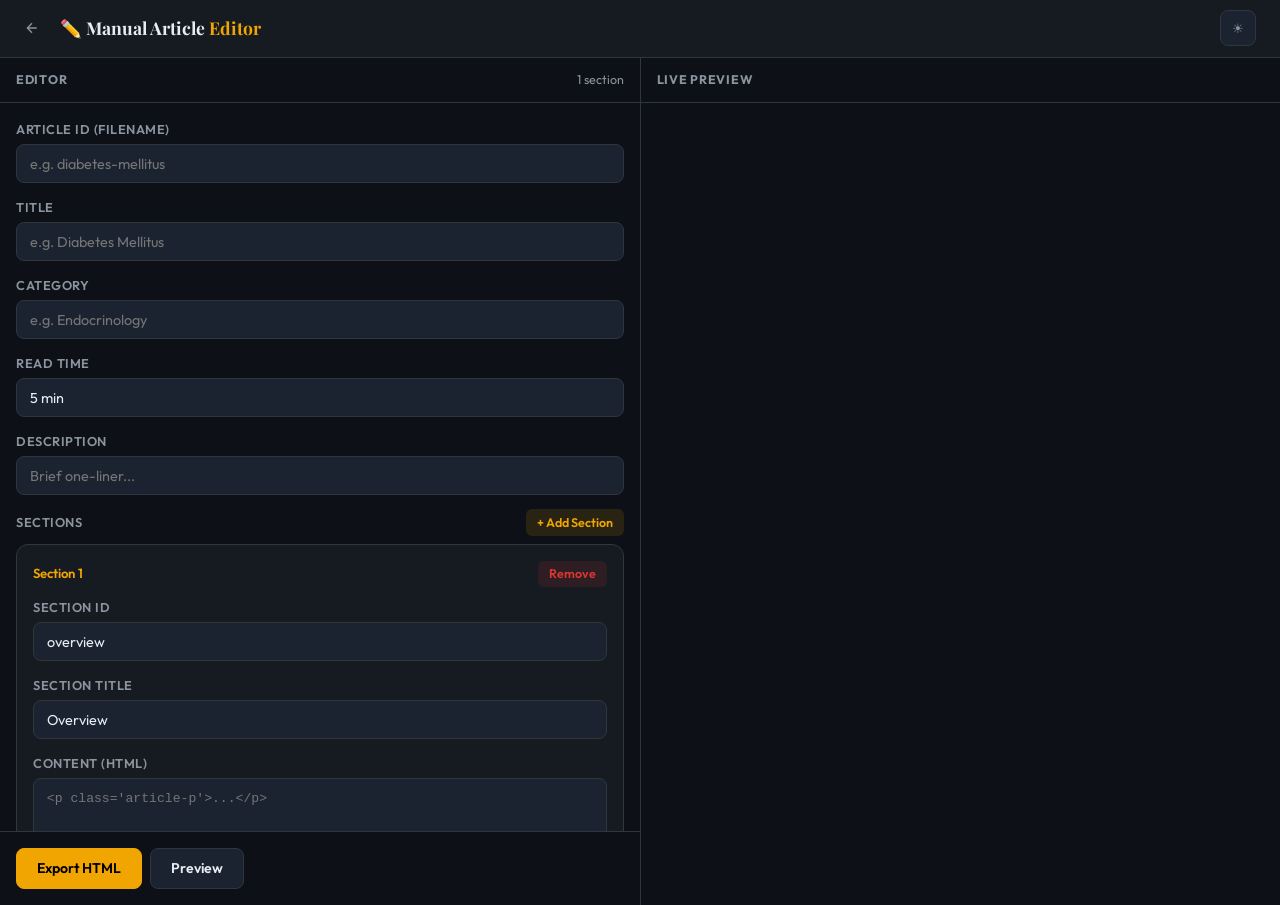
<file: tools/manual-article-maker.html>
<!DOCTYPE html>
<html lang="en" data-theme="dark">
<head>
<meta charset="UTF-8">
<meta name="viewport" content="width=device-width, initial-scale=1.0">
<title>Manual Article Editor — MedLibrary</title>
<meta name="theme-color" content="#0d1117">
<meta name="apple-mobile-web-app-capable" content="yes">
<meta name="apple-mobile-web-app-title" content="MedLibrary">
<link rel="manifest" href="../manifest.json">
<link rel="apple-touch-icon" href="../icon-192.png">
<link rel="preconnect" href="https://fonts.googleapis.com">
<link href="https://fonts.googleapis.com/css2?family=Outfit:wght@300;400;500;600;700;800&family=Playfair+Display:wght@600;700;800&display=swap" rel="stylesheet">
<style>
:root{--bg:#0d1117;--surface:#161b22;--surface2:#1c2330;--surface3:#222a36;--border:#30363d;--text:#e6edf3;--text-muted:#8b949e;--accent:#f0a500;--accent-dim:rgba(240,165,0,.12);--accent-glow:rgba(240,165,0,.25);--correct:#2ea043;--correct-bg:rgba(46,160,67,.12);--wrong:#da3633;--wrong-bg:rgba(218,54,51,.12);--radius:12px;--shadow:0 4px 24px rgba(0,0,0,.4);--transition:.2s ease}
[data-theme="light"]{--bg:#f3f0eb;--surface:#fff;--surface2:#f8f6f1;--surface3:#eee9e0;--border:#d0ccc5;--text:#1c1917;--text-muted:#78716c;--accent:#c27803;--accent-dim:rgba(194,120,3,.1);--accent-glow:rgba(194,120,3,.18);--shadow:0 4px 24px rgba(0,0,0,.08)}
*,*::before,*::after{box-sizing:border-box;margin:0;padding:0}
body{font-family:'Outfit',sans-serif;background:var(--bg);color:var(--text);line-height:1.6;transition:background var(--transition),color var(--transition);min-height:100vh}
button{cursor:pointer;font-family:inherit;border:none;outline:none;background:transparent}
input,textarea,select{font-family:inherit}
.topbar{display:flex;align-items:center;gap:.75rem;padding:.65rem 1.5rem;background:var(--surface);border-bottom:1px solid var(--border);position:sticky;top:0;z-index:50;backdrop-filter:blur(12px);-webkit-backdrop-filter:blur(12px)}
.topbar-logo{font-family:'Playfair Display',serif;font-size:1.1rem;font-weight:700;flex:1}
.topbar-logo span{color:var(--accent)}
.icon-btn{width:36px;height:36px;border-radius:8px;background:var(--surface2);border:1px solid var(--border);display:flex;align-items:center;justify-content:center;color:var(--text-muted);transition:all var(--transition)}
.icon-btn:hover{color:var(--text);border-color:var(--accent)}
.layout{display:flex;height:calc(100vh - 53px);overflow:hidden}
.panel{flex:1;display:flex;flex-direction:column;overflow:hidden;border-right:1px solid var(--border)}
.panel:last-child{border-right:none}
.panel-head{padding:.75rem 1rem;border-bottom:1px solid var(--border);font-size:.78rem;text-transform:uppercase;letter-spacing:.06em;color:var(--text-muted);font-weight:700;flex-shrink:0;display:flex;align-items:center;justify-content:space-between}
.panel-body{flex:1;overflow-y:auto;padding:1rem}
.panel-body::-webkit-scrollbar{width:5px}
.panel-body::-webkit-scrollbar-thumb{background:var(--border);border-radius:3px}
.form-group{margin-bottom:.85rem}
.form-label{display:block;font-size:.8rem;font-weight:600;color:var(--text-muted);margin-bottom:.3rem;text-transform:uppercase;letter-spacing:.04em}
.form-input{width:100%;padding:.6rem .8rem;border-radius:8px;border:1.5px solid var(--border);background:var(--surface2);color:var(--text);font-size:.9rem;outline:none;transition:border-color var(--transition),box-shadow var(--transition)}
.form-input:focus{border-color:var(--accent);box-shadow:0 0 0 3px var(--accent-dim)}
textarea.form-input{min-height:120px;resize:vertical;font-family:'Courier New',monospace;font-size:.82rem;line-height:1.5}
.section-block{background:var(--surface);border:1px solid var(--border);border-radius:var(--radius);padding:1rem;margin-bottom:.75rem;position:relative;transition:border-color var(--transition)}
.section-block:hover{border-color:rgba(240,165,0,.3)}
.section-block-head{display:flex;align-items:center;justify-content:space-between;margin-bottom:.6rem}
.section-block-head span{font-size:.82rem;font-weight:600;color:var(--accent)}
.btn-sm{padding:.3rem .6rem;border-radius:6px;font-size:.78rem;font-weight:600;transition:all var(--transition);display:inline-flex;align-items:center;gap:.3rem}
.btn-danger{color:var(--wrong);background:var(--wrong-bg);border:1px solid transparent}
.btn-danger:hover{border-color:var(--wrong);transform:translateY(-1px)}
.btn-accent{background:var(--accent-dim);color:var(--accent);border:1px solid transparent}
.btn-accent:hover{border-color:var(--accent);transform:translateY(-1px)}
.actions{padding:1rem;border-top:1px solid var(--border);display:flex;gap:.5rem;flex-wrap:wrap;flex-shrink:0}
.btn{padding:.65rem 1.25rem;border-radius:8px;font-size:.88rem;font-weight:600;transition:all var(--transition);display:inline-flex;align-items:center;gap:.4rem}
.btn-primary{background:var(--accent);color:#000;border:1px solid var(--accent)}
.btn-primary:hover{filter:brightness(1.1);transform:translateY(-1px);box-shadow:0 4px 16px var(--accent-glow)}
.btn-primary:active{transform:translateY(0)}
.btn-secondary{background:var(--surface2);color:var(--text);border:1px solid var(--border)}
.btn-secondary:hover{border-color:var(--accent);color:var(--accent)}
.success-msg{background:var(--correct-bg);color:var(--correct);padding:.6rem 1rem;border-radius:8px;border:1px solid var(--correct);font-size:.82rem;margin-bottom:.75rem;display:none;animation:fadeIn .3s ease}
.success-msg.show{display:block}
@keyframes fadeIn{from{opacity:0;transform:translateY(-4px)}to{opacity:1;transform:translateY(0)}}
.manifest-box{background:var(--surface2);border:1px solid var(--border);border-radius:8px;padding:.75rem 1rem;font-family:'Courier New',monospace;font-size:.78rem;line-height:1.5;color:var(--text-muted);margin-top:.75rem;word-break:break-all;white-space:pre-wrap;display:none}
.manifest-box.show{display:block}
.copy-btn{font-size:.75rem;padding:.3rem .6rem;border-radius:4px;background:var(--accent-dim);color:var(--accent);border:1px solid transparent;transition:all var(--transition);margin-top:.5rem}
.copy-btn:hover{border-color:var(--accent)}
.cheatsheet{background:var(--surface2);border:1px solid var(--border);border-radius:8px;padding:.75rem 1rem;margin-bottom:1rem;font-size:.78rem;line-height:1.7;color:var(--text-muted)}
.cheatsheet summary{font-weight:600;color:var(--text);cursor:pointer;font-size:.82rem;transition:color var(--transition)}
.cheatsheet summary:hover{color:var(--accent)}
.cheatsheet code{background:var(--surface3);padding:.1rem .3rem;border-radius:3px;font-size:.76rem;color:var(--accent)}
.preview-frame{border:none;width:100%;height:100%;background:var(--bg)}
@media(max-width:768px){.layout{flex-direction:column}.panel{min-height:45vh;border-right:none;border-bottom:1px solid var(--border)}.panel:last-child{border-bottom:none}}
</style>
</head>
<body>
<div class="topbar">
  <a href="../index.html" style="display:flex;align-items:center;gap:.4rem;color:var(--text-muted);font-size:.85rem;margin-right:.5rem;transition:color var(--transition)" onmouseover="this.style.color='var(--accent)'" onmouseout="this.style.color='var(--text-muted)'">
    <svg width="16" height="16" viewBox="0 0 24 24" fill="none" stroke="currentColor" stroke-width="2"><path d="M19 12H5M12 19l-7-7 7-7"/></svg>
  </a>
  <div class="topbar-logo">✏️ Manual Article <span>Editor</span></div>
  <button class="icon-btn theme-toggle-btn" onclick="toggleTheme()">☀</button>
</div>

<div class="layout">
  <div class="panel">
    <div class="panel-head">
      Editor
      <span style="font-weight:400;text-transform:none;letter-spacing:0" id="section-count">0 sections</span>
    </div>
    <div class="panel-body">
      <div class="success-msg" id="success-msg"></div>

      <div class="form-group">
        <label class="form-label">Article ID (filename)</label>
        <input class="form-input" id="f-id" placeholder="e.g. diabetes-mellitus">
      </div>
      <div class="form-group">
        <label class="form-label">Title</label>
        <input class="form-input" id="f-title" placeholder="e.g. Diabetes Mellitus">
      </div>
      <div class="form-group">
        <label class="form-label">Category</label>
        <input class="form-input" id="f-category" placeholder="e.g. Endocrinology">
      </div>
      <div class="form-group">
        <label class="form-label">Read Time</label>
        <input class="form-input" id="f-readtime" placeholder="e.g. 7 min" value="5 min">
      </div>
      <div class="form-group">
        <label class="form-label">Description</label>
        <input class="form-input" id="f-desc" placeholder="Brief one-liner...">
      </div>

      <div style="display:flex;align-items:center;justify-content:space-between;margin:.75rem 0 .5rem">
        <span class="form-label" style="margin:0">Sections</span>
        <button class="btn-sm btn-accent" onclick="addSection()">+ Add Section</button>
      </div>

      <div id="sections-container"></div>

      <details class="cheatsheet">
        <summary>HTML Cheat Sheet for Section Content</summary>
        <p style="margin-top:.4rem">
          <code>&lt;p class="article-p"&gt;Text&lt;/p&gt;</code> — Paragraph<br>
          <code>&lt;h3 class="article-h3"&gt;Sub-heading&lt;/h3&gt;</code> — Sub-heading<br>
          <code>&lt;ul class="article-ul"&gt;&lt;li&gt;Item&lt;/li&gt;&lt;/ul&gt;</code> — Bullet list<br>
          <code>&lt;strong&gt;Bold&lt;/strong&gt;</code> within list items
        </p>
        <p style="margin-top:.4rem">
          <code>&lt;div class="clinical-pearl"&gt;&lt;strong&gt;High-Yield&lt;/strong&gt;Text&lt;/div&gt;</code><br>
          <code>&lt;div class="warning-box"&gt;&lt;strong&gt;Warning&lt;/strong&gt;Text&lt;/div&gt;</code>
        </p>
        <p style="margin-top:.4rem">
          <code>&lt;div class="article-table-wrap"&gt;&lt;table class="article-table"&gt;...&lt;/table&gt;&lt;/div&gt;</code>
        </p>
      </details>
    </div>

    <div class="actions">
      <button class="btn btn-primary" onclick="exportArticle()">Export HTML</button>
      <button class="btn btn-secondary" onclick="previewArticle()">Preview</button>
    </div>
    <div class="manifest-box" id="manifest-box"></div>
    <div style="padding:0 1rem 1rem;display:none" id="manifest-actions">
      <button class="copy-btn" onclick="copyManifest()">Copy manifest entry</button>
    </div>
  </div>

  <div class="panel">
    <div class="panel-head">Live Preview</div>
    <div class="panel-body" style="padding:0">
      <iframe class="preview-frame" id="preview-frame"></iframe>
    </div>
  </div>
</div>

<script>
/* ═══ Theme ═══ */
function applyTheme(){const t=localStorage.getItem('medlib-theme')||'dark';document.documentElement.setAttribute('data-theme',t);document.querySelectorAll('.theme-toggle-btn').forEach(b=>b.textContent=t==='dark'?'☀':'☾')}
function toggleTheme(){const c=document.documentElement.getAttribute('data-theme'),n=c==='dark'?'light':'dark';document.documentElement.setAttribute('data-theme',n);localStorage.setItem('medlib-theme',n);applyTheme()}
applyTheme();

/* ── Service Worker ── */
if ('serviceWorker' in navigator) {
  window.addEventListener('load', () => {
    navigator.serviceWorker.register('../sw.js').catch(() => {});
  });
}

let sectionCounter = 0;
let lastManifestEntry = '';

function addSection(title='', id='', content='') {
  sectionCounter++;
  const idx = sectionCounter;
  const container = document.getElementById('sections-container');
  const block = document.createElement('div');
  block.className = 'section-block';
  block.dataset.idx = idx;
  block.innerHTML = `
    <div class="section-block-head">
      <span>Section ${idx}</span>
      <button class="btn-sm btn-danger" onclick="removeSection(this)">Remove</button>
    </div>
    <div class="form-group">
      <label class="form-label">Section ID</label>
      <input class="form-input sec-id" placeholder="e.g. pathophysiology" value="${escAttr(id)}">
    </div>
    <div class="form-group">
      <label class="form-label">Section Title</label>
      <input class="form-input sec-title" placeholder="e.g. Pathophysiology" value="${escAttr(title)}">
    </div>
    <div class="form-group" style="margin-bottom:0">
      <label class="form-label">Content (HTML)</label>
      <textarea class="form-input sec-content" placeholder="<p class='article-p'>...</p>">${escAttr(content)}</textarea>
    </div>`;
  container.appendChild(block);
  updateSectionCount();
}

function removeSection(btn) {
  const block = btn.closest('.section-block');
  block.style.opacity = '0';
  block.style.transform = 'translateY(-8px)';
  setTimeout(() => { block.remove(); updateSectionCount(); }, 200);
}

function updateSectionCount() {
  const n = document.querySelectorAll('.section-block').length;
  document.getElementById('section-count').textContent = n + ' section' + (n !== 1 ? 's' : '');
}

function escAttr(s){return (s||'').replace(/&/g,'&amp;').replace(/"/g,'&quot;').replace(/</g,'&lt;').replace(/>/g,'&gt;')}

/* ═══ Gather Data ═══ */
function gatherData() {
  const id = document.getElementById('f-id').value.trim().replace(/[^a-zA-Z0-9_-]/g,'-').toLowerCase();
  const title = document.getElementById('f-title').value.trim();
  const category = document.getElementById('f-category').value.trim();
  const readTime = document.getElementById('f-readtime').value.trim() || '5 min';
  const desc = document.getElementById('f-desc').value.trim();

  if(!id || !title) { alert('Article ID and Title are required.'); return null; }

  const blocks = document.querySelectorAll('.section-block');
  const sections = [];
  let valid = true;
  blocks.forEach(b => {
    const sid = b.querySelector('.sec-id').value.trim().replace(/[^a-zA-Z0-9_-]/g,'-').toLowerCase();
    const stitle = b.querySelector('.sec-title').value.trim();
    const scontent = b.querySelector('.sec-content').value;
    if(!sid || !stitle) { valid = false; return; }
    sections.push({ id: sid, title: stitle, content: scontent });
  });
  if(!valid || !sections.length) { alert('Each section needs an ID and Title, and you need at least one section.'); return null; }

  return { id, title, category: category || 'General', readTime, description: desc, sections };
}

/* ═══ Build HTML ═══ */
function buildArticleHTML(data) {
  const sectionsHTML = data.sections.map((s, i) => `
        <section class="article-section" id="${s.id}" style="animation-delay:${(i * 0.05 + 0.05)}s">
          <button class="section-link-btn" onclick="copySectionLink('${s.id}')" title="Copy section link">
            <svg width="14" height="14" viewBox="0 0 24 24" fill="none" stroke="currentColor" stroke-width="2"><path d="M10 13a5 5 0 0 0 7.54.54l3-3a5 5 0 0 0-7.07-7.07l-1.72 1.71"/><path d="M14 11a5 5 0 0 0-7.54-.54l-3 3a5 5 0 0 0 7.07 7.07l1.71-1.71"/></svg>
          </button>
          <h2 class="article-h2">${escHTML(s.title)}</h2>
          ${s.content}
        </section>`).join('\n');
  return `<!DOCTYPE html>
<html lang="en" data-theme="dark">
<head>
<meta charset="UTF-8">
<meta name="viewport" content="width=device-width, initial-scale=1.0">
<title>${escHTML(data.title)} - MedLibrary</title>
<meta name="theme-color" content="#0d1117">
<meta name="apple-mobile-web-app-capable" content="yes">
<meta name="apple-mobile-web-app-title" content="MedLibrary">
<link rel="manifest" href="../manifest.json">
<link rel="apple-touch-icon" href="../icon-192.png">
<link rel="preconnect" href="https://fonts.googleapis.com">
<link href="https://fonts.googleapis.com/css2?family=Outfit:wght@300;400;500;600;700;800&family=Playfair+Display:wght@600;700;800&display=swap" rel="stylesheet">
<link rel="stylesheet" href="../lib/article-style.css">
<script type="application/json" id="article-meta">
 ${JSON.stringify(data)}
<\/script>
</head>
<body>
<div class="reading-progress"></div>
<div class="copy-toast"></div>
<button class="back-to-top" title="Back to top">
  <svg width="18" height="18" viewBox="0 0 24 24" fill="none" stroke="currentColor" stroke-width="2.5"><path d="M18 15l-6-6-6 6"/></svg>
</button>
<div class="toc-overlay"></div>
<button class="toc-mobile-toggle">
  <span class="toc-icon"><svg width="16" height="16" viewBox="0 0 24 24" fill="none" stroke="currentColor" stroke-width="2"><line x1="3" y1="6" x2="21" y2="6"/><line x1="3" y1="12" x2="21" y2="12"/><line x1="3" y1="18" x2="21" y2="18"/></svg></span> Contents
</button>
<div class="article-page">
  <div class="article-topbar">
    <button class="back-btn" onclick="goHome()">
      <svg width="16" height="16" viewBox="0 0 24 24" fill="none" stroke="currentColor" stroke-width="2"><path d="M19 12H5M12 19l-7-7 7-7"/></svg> Library
    </button>
    <div class="article-topbar-info">
      <span class="article-cat-badge">${escHTML(data.category)}</span>
      <span class="article-read-badge">⏱ ${escHTML(data.readTime)}</span>
    </div>
    <div class="topbar-actions">
      <div class="font-controls">
        <button class="font-btn" data-scale="0.85" title="Smaller text (A-)">A-</button>
        <button class="font-btn" data-scale="1" title="Default text (A)">A</button>
        <button class="font-btn" data-scale="1.15" title="Larger text (A+)">A+</button>
      </div>
      <button class="icon-btn bookmark-btn" onclick="toggleBookmark()" title="Bookmark this article">
        <svg width="18" height="18" viewBox="0 0 24 24" fill="none" stroke="currentColor" stroke-width="2"><path d="M19 21l-7-5-7 5V5a2 2 0 0 1 2-2h10a2 2 0 0 1 2 2z"/></svg>
      </button>
      <button class="icon-btn" onclick="exportPDF()" title="Export as PDF">
        <svg width="16" height="16" viewBox="0 0 24 24" fill="none" stroke="currentColor" stroke-width="2"><path d="M14 2H6a2 2 0 0 0-2 2v16a2 2 0 0 0 2 2h12a2 2 0 0 0 2-2V8z"/><polyline points="14 2 14 8 20 8"/><line x1="16" y1="13" x2="8" y2="13"/><line x1="16" y1="17" x2="8" y2="17"/></svg>
      </button>
      <button class="icon-btn theme-toggle-btn" onclick="toggleTheme()" title="Toggle theme (T)">☀</button>
    </div>
  </div>
  <div class="article-body">
    <nav class="toc-sidebar"><h3 class="toc-heading">Contents</h3><div class="toc-list" id="toc-list"></div></nav>
    <main class="article-content" id="article-content">
      <div class="article-content-inner" id="pdf-target">
        <div class="article-header-block">
          <h1 class="article-h1">${escHTML(data.title)}</h1>
          <p class="article-desc">${escHTML(data.description||'')}</p>
        </div>
 ${sectionsHTML}
      </div>
    </main>
  </div>
</div>
<script src="https://cdnjs.cloudflare.com/ajax/libs/html2pdf.js/0.10.1/html2pdf.bundle.min.js"><\/script>
<script src="../lib/article-script.js"><\/script>
</body>
</html>`;
}

function escHTML(s){return (s||'').replace(/&/g,'&amp;').replace(/</g,'&lt;').replace(/>/g,'&gt;').replace(/"/g,'&quot;')}

function buildManifestEntry(data){
  const today = new Date().toISOString().slice(0,10);
  return `  {
    id: "${data.id}",
    title: "${data.title.replace(/"/g,'\\"')}",
    category: "${data.category.replace(/"/g,'\\"')}",
    readTime: "${data.readTime}",
    desc: "${(data.description||'').replace(/"/g,'\\"').replace(/\n/g,' ')}",
    file: "articles/${data.id}.html",
    date: "${today}"
  }`;
}

/* ═══ Export ═══ */
function exportArticle(){
  const data = gatherData();
  if(!data) return;
  const html = buildArticleHTML(data);
  lastManifestEntry = buildManifestEntry(data);

  const blob = new Blob([html],{type:'text/html'});
  const url = URL.createObjectURL(blob);
  const a = document.createElement('a');
  a.href = url; a.download = data.id + '.html'; a.click();
  URL.revokeObjectURL(url);

  document.getElementById('manifest-box').textContent = lastManifestEntry;
  document.getElementById('manifest-box').classList.add('show');
  document.getElementById('manifest-actions').style.display = 'block';
  const msg = document.getElementById('success-msg');
  msg.textContent = 'Downloaded! Copy the manifest entry below into manifest.js';
  msg.classList.add('show');
}

/* ═══ Preview ═══ */
function previewArticle(){
  const data = gatherData();
  if(!data) return;
  const html = buildArticleHTML(data);
  lastManifestEntry = buildManifestEntry(data);
  document.getElementById('preview-frame').srcdoc = html;
}

/* ═══ Copy Manifest ═══ */
function copyManifest(){
  if(!lastManifestEntry) return;
  navigator.clipboard.writeText(lastManifestEntry).then(()=>{
    const btn = document.querySelector('.copy-btn');
    btn.textContent = 'Copied!';
    setTimeout(()=>{btn.textContent='Copy manifest entry'},1500);
  });
}

/* ═══ Add one default section on load ═══ */
addSection('Overview', 'overview', '');
</script>
</body>
</html>
</file>
<file: lib/article-style.css>
/* ═══════════════════════════════════════════
   THEME VARIABLES
═══════════════════════════════════════════ */
:root {
  --bg: #0d1117; --surface: #161b22; --surface2: #1c2330;
  --surface3: #222a36; --border: #30363d; --text: #e6edf3; --text-muted: #8b949e;
  --accent: #f0a500; --accent-dim: rgba(240,165,0,0.12); --accent-glow: rgba(240,165,0,0.25);
  --correct: #2ea043; --correct-bg: rgba(46,160,67,0.12);
  --wrong: #da3633; --wrong-bg: rgba(218,54,51,0.12);
  --flagged: #58a6ff; --flagged-bg: rgba(88,166,255,0.12);
  --radius: 12px; --shadow: 0 4px 24px rgba(0,0,0,0.4);
  --transition: 0.2s ease; --font-scale: 1;
}
[data-theme="light"] {
  --bg: #f3f0eb; --surface: #ffffff; --surface2: #f8f6f1; --surface3: #eee9e0;
  --border: #d0ccc5; --text: #1c1917; --text-muted: #78716c;
  --accent: #c27803; --accent-dim: rgba(194,120,3,0.10); --accent-glow: rgba(194,120,3,0.18);
  --correct: #16a34a; --correct-bg: rgba(22,163,74,0.10);
  --wrong: #dc2626; --wrong-bg: rgba(220,38,38,0.10);
  --flagged: #2563eb; --flagged-bg: rgba(37,99,235,0.10);
  --shadow: 0 4px 24px rgba(0,0,0,0.08);
}

/* ═══ RESET ═══ */
*, *::before, *::after { box-sizing: border-box; margin: 0; padding: 0; }
html { scroll-behavior: smooth; }
body {
  font-family: 'Outfit', sans-serif;
  background: var(--bg); color: var(--text);
  line-height: 1.6; transition: background var(--transition), color var(--transition);
  overflow: hidden; height: 100vh;
}
button { cursor: pointer; font-family: inherit; border: none; outline: none; background: transparent; }
a { text-decoration: none; color: inherit; }

/* ═══ READING PROGRESS BAR ═══ */
.reading-progress {
  position: fixed; top: 0; left: 0; height: 3px; z-index: 100;
  background: linear-gradient(90deg, var(--accent), #ff6b35);
  width: 0%; transition: width 0.1s linear;
  box-shadow: 0 0 8px var(--accent-glow);
}

/* ═══ BACK TO TOP ═══ */
.back-to-top {
  position: fixed; bottom: 2rem; right: 2rem;
  width: 44px; height: 44px; border-radius: 50%;
  background: var(--surface); border: 1px solid var(--border);
  display: flex; align-items: center; justify-content: center;
  color: var(--text-muted); font-size: 1.1rem;
  opacity: 0; transform: translateY(16px);
  transition: all 0.3s ease; z-index: 40;
  box-shadow: var(--shadow); pointer-events: none;
}
.back-to-top.visible { opacity: 1; transform: translateY(0); pointer-events: auto; }
.back-to-top:hover { color: var(--accent); border-color: var(--accent); transform: translateY(-2px); }

/* ═══ SECTION LINK BUTTON ═══ */
.section-link-btn {
  position: absolute; right: -36px; top: 0.15rem;
  width: 28px; height: 28px; border-radius: 6px;
  display: flex; align-items: center; justify-content: center;
  color: var(--text-muted); opacity: 0;
  transition: all var(--transition); font-size: 0.85rem;
}
.article-section:hover .section-link-btn { opacity: 0.7; }
.section-link-btn:hover { opacity: 1 !important; color: var(--accent); background: var(--accent-dim); }

/* ═══ COPY TOAST ═══ */
.copy-toast {
  position: fixed; bottom: 2rem; left: 50%; transform: translateX(-50%) translateY(20px);
  background: var(--surface); color: var(--accent); border: 1px solid var(--accent);
  padding: 0.5rem 1.2rem; border-radius: 8px; font-size: 0.85rem; font-weight: 600;
  opacity: 0; transition: all 0.3s ease; z-index: 200; pointer-events: none;
  box-shadow: 0 4px 16px var(--accent-glow);
}
.copy-toast.show { opacity: 1; transform: translateX(-50%) translateY(0); }

/* ═══ ARTICLE PAGE LAYOUT ═══ */
.article-page { display: flex; flex-direction: column; height: 100vh; }

/* ═══ TOPBAR ═══ */
.article-topbar {
  display: flex; align-items: center; gap: 0.5rem;
  padding: 0.65rem 1.25rem;
  background: var(--surface); border-bottom: 1px solid var(--border);
  flex-shrink: 0; z-index: 20;
}
.back-btn {
  display: flex; align-items: center; gap: 0.4rem;
  padding: 0.4rem 0.85rem; border-radius: 8px;
  background: var(--surface2); border: 1px solid var(--border);
  color: var(--text-muted); font-size: 0.85rem; font-weight: 500;
  transition: all var(--transition);
}
.back-btn:hover { color: var(--text); border-color: var(--accent); background: var(--accent-dim); }
.article-topbar-info { display: flex; gap: 0.5rem; flex: 1; justify-content: center; }
.article-cat-badge {
  background: var(--accent-dim); color: var(--accent);
  padding: 0.25rem 0.7rem; border-radius: 6px;
  font-size: 0.78rem; font-weight: 700; text-transform: uppercase; letter-spacing: 0.04em;
}
.article-read-badge {
  background: var(--surface2); color: var(--text-muted);
  padding: 0.25rem 0.7rem; border-radius: 6px; border: 1px solid var(--border);
  font-size: 0.78rem; font-weight: 500;
}
.topbar-actions { display: flex; gap: 0.35rem; }
.icon-btn {
  width: 36px; height: 36px; border-radius: 8px;
  background: var(--surface2); border: 1px solid var(--border);
  display: flex; align-items: center; justify-content: center;
  color: var(--text-muted); transition: all var(--transition); font-size: 1rem;
}
.icon-btn:hover { color: var(--text); border-color: var(--accent); }
.icon-btn.bookmarked { color: var(--accent); background: var(--accent-dim); border-color: var(--accent); }

/* ═══ FONT SIZE CONTROLS ═══ */
.font-controls {
  display: flex; align-items: center; gap: 2px;
  background: var(--surface); border: 1px solid var(--border);
  border-radius: 8px; padding: 3px;
}
.font-btn {
  width: 28px; height: 28px; border-radius: 5px;
  display: flex; align-items: center; justify-content: center;
  background: transparent; border: 1px solid transparent;
  color: var(--text-muted); font-size: 0.75rem; font-weight: 800;
  transition: all var(--transition); letter-spacing: -0.02em;
}
.font-btn:hover { background: var(--surface2); color: var(--text); border-color: var(--border); }
.font-btn.active { background: var(--accent); color: #000; border-color: var(--accent); box-shadow: 0 1px 6px var(--accent-glow); }

/* ═══ MOBILE TOC TOGGLE ═══ */
.toc-mobile-toggle {
  display: none; position: fixed; bottom: 2rem; left: 50%; transform: translateX(-50%);
  padding: 0.6rem 1.2rem; border-radius: 24px;
  background: var(--surface); border: 1px solid var(--border);
  color: var(--text-muted); font-size: 0.82rem; font-weight: 600;
  box-shadow: var(--shadow); z-index: 35;
  transition: all var(--transition);
}
.toc-mobile-toggle:hover { border-color: var(--accent); color: var(--accent); }
.toc-mobile-toggle .toc-icon { display: inline-flex; margin-right: 0.3rem; }

/* ═══ BODY: TOC + CONTENT ═══ */
.article-body { display: flex; flex: 1; overflow: hidden; }

.toc-sidebar {
  width: 260px; background: var(--surface);
  border-right: 1px solid var(--border);
  display: flex; flex-direction: column; flex-shrink: 0; overflow: hidden;
}
.toc-heading {
  font-size: 0.7rem; text-transform: uppercase; letter-spacing: 0.1em;
  color: var(--text-muted); font-weight: 700;
  padding: 1rem 1rem 0.65rem; border-bottom: 1px solid var(--border);
}
.toc-list { flex: 1; overflow-y: auto; padding: 0.5rem; display: flex; flex-direction: column; gap: 2px; }
.toc-list::-webkit-scrollbar { width: 3px; }
.toc-list::-webkit-scrollbar-thumb { background: var(--border); border-radius: 2px; }
.toc-item {
  padding: 0.5rem 0.7rem; border-radius: 6px;
  font-size: 0.84rem; font-weight: 500; color: var(--text-muted);
  cursor: pointer; transition: all var(--transition); border-left: 3px solid transparent;
  line-height: 1.35;
}
.toc-item:hover { background: var(--surface2); color: var(--text); }
.toc-item.active { background: var(--accent-dim); color: var(--accent); border-left-color: var(--accent); font-weight: 600; }

/* ═══ ARTICLE CONTENT ═══ */
.article-content { flex: 1; overflow-y: auto; scroll-behavior: smooth; }
.article-content::-webkit-scrollbar { width: 6px; }
.article-content::-webkit-scrollbar-track { background: transparent; }
.article-content::-webkit-scrollbar-thumb { background: var(--border); border-radius: 3px; }
.article-content-inner {
  max-width: 780px; margin: 0 auto; padding: 2.5rem 3rem 6rem;
  font-size: calc(1.02rem * var(--font-scale));
}

/* ═══ TYPOGRAPHY ═══ */
.article-header-block { margin-bottom: 2.5rem; padding-bottom: 1.5rem; border-bottom: 1px solid var(--border); }
.article-h1 {
  font-family: 'Playfair Display', serif;
  font-size: clamp(1.9rem, 4vw, 2.6rem); line-height: 1.2; margin-bottom: 0.75rem;
}
.article-desc { color: var(--text-muted); font-size: 1.05rem; line-height: 1.6; }

/* Section fade-in animation */
.article-section {
  margin-bottom: 2.5rem; scroll-margin-top: 1.5rem;
  position: relative; opacity: 0; transform: translateY(16px);
  animation: sectionFadeIn 0.5s ease forwards;
}
@keyframes sectionFadeIn {
  to { opacity: 1; transform: translateY(0); }
}

.article-h2 {
  font-family: 'Playfair Display', serif;
  font-size: calc(1.45rem * var(--font-scale)); margin-bottom: 0.85rem;
  padding-bottom: 0.4rem; border-bottom: 1px solid var(--surface2);
  transition: color var(--transition);
}
.article-h3 {
  font-size: calc(1.15rem * var(--font-scale)); font-weight: 600; margin: 1.4rem 0 0.6rem;
}
.article-p {
  font-size: calc(1.02rem * var(--font-scale));
  line-height: 1.75; margin-bottom: 0.9rem;
}

.article-ul { list-style: none; margin-bottom: 1.25rem; }
.article-ul li {
  position: relative; padding-left: 1.4rem; margin-bottom: 0.4rem;
  font-size: calc(1.02rem * var(--font-scale)); line-height: 1.65;
  transition: background var(--transition);
  border-radius: 4px; padding-right: 0.5rem;
}
.article-ul li:hover { background: var(--surface2); }
.article-ul li::before { content: ''; position: absolute; left: 0.45rem; top: 0.65rem; width: 6px; height: 6px; background: var(--accent); border-radius: 50%; }

/* ═══ BOXES ═══ */
.clinical-pearl {
  margin: 1.3rem 0; padding: 1.1rem 1.3rem;
  background: var(--correct-bg); border-left: 4px solid var(--correct);
  border-radius: 0 12px 12px 0;
  font-size: calc(0.98rem * var(--font-scale)); line-height: 1.6;
  transition: transform var(--transition), box-shadow var(--transition);
}
.clinical-pearl:hover { transform: translateX(2px); box-shadow: 0 2px 12px rgba(46,160,67,0.15); }
.clinical-pearl strong {
  color: var(--correct); font-size: 0.82rem; text-transform: uppercase;
  letter-spacing: 0.05em; display: flex; align-items: center; gap: 0.35rem; margin-bottom: 0.4rem;
}
.warning-box {
  margin: 1.3rem 0; padding: 1.1rem 1.3rem;
  background: var(--wrong-bg); border-left: 4px solid var(--wrong);
  border-radius: 0 12px 12px 0;
  font-size: calc(0.98rem * var(--font-scale)); line-height: 1.6;
  transition: transform var(--transition), box-shadow var(--transition);
}
.warning-box:hover { transform: translateX(2px); box-shadow: 0 2px 12px rgba(218,54,51,0.15); }
.warning-box strong {
  color: var(--wrong); font-size: 0.82rem; text-transform: uppercase;
  letter-spacing: 0.05em; display: flex; align-items: center; gap: 0.35rem; margin-bottom: 0.4rem;
}

/* ═══ TABLES ═══ */
.article-table-wrap {
  overflow-x: auto; margin: 1.3rem 0;
  border-radius: var(--radius); border: 1px solid var(--border);
}
.article-table {
  width: 100%; border-collapse: collapse; background: var(--surface);
}
.article-table th {
  background: var(--surface2); padding: 0.85rem 1rem; text-align: left;
  font-size: 0.8rem; text-transform: uppercase; letter-spacing: 0.05em;
  color: var(--text-muted); border-bottom: 2px solid var(--border);
  white-space: nowrap;
}
.article-table td {
  padding: 0.85rem 1rem; border-bottom: 1px solid var(--border);
  font-size: calc(0.92rem * var(--font-scale));
  transition: background var(--transition);
}
.article-table tr:last-child td { border-bottom: none; }
.article-table tr:hover td { background: var(--surface2); }

/* ═══ RESPONSIVE ═══ */
@media (max-width: 768px) {
  .article-body { flex-direction: column; }

  /* Mobile: TOC becomes a slide-up drawer */
  .toc-sidebar {
    position: fixed; bottom: 0; left: 0; right: 0;
    width: 100%; height: auto; max-height: 55vh;
    border-right: none; border-top: 1px solid var(--border);
    border-radius: 20px 20px 0 0;
    transform: translateY(100%);
    transition: transform 0.35s cubic-bezier(0.4, 0, 0.2, 1);
    z-index: 45;
    box-shadow: 0 -4px 24px rgba(0,0,0,0.3);
  }
  .toc-sidebar.open { transform: translateY(0); }
  .toc-heading {
    display: flex; justify-content: space-between; align-items: center;
    cursor: pointer; padding: 1rem 1.25rem;
  }
  .toc-heading::after { content: '×'; font-size: 1.3rem; font-weight: 300; color: var(--text-muted); }
  .toc-list {
    flex-direction: column; overflow-y: auto;
    padding: 0.5rem 0.75rem 1.5rem; gap: 0.15rem;
  }
  .toc-item {
    border-left: 3px solid transparent; border-bottom: none;
    padding: 0.6rem 0.9rem; border-radius: 8px;
  }
  .toc-item.active { border-left-color: var(--accent); }

  /* Show mobile toggle button */
  .toc-mobile-toggle { display: flex; align-items: center; }

  .section-link-btn { display: none; }
  .article-content-inner { padding: 1.5rem 1.25rem 5rem; }
  .article-topbar-info { display: none; }
  .font-controls { display: none; }
  .back-to-top { bottom: 5rem; right: 1.25rem; }
}

/* ═══ OVERLAY (for mobile TOC) ═══ */
.toc-overlay {
  display: none; position: fixed; inset: 0; background: rgba(0,0,0,0.5);
  z-index: 44; opacity: 0; transition: opacity 0.3s ease;
}
.toc-overlay.open { display: block; opacity: 1; }

/* ═══ KEYBOARD SHORTCUT HINT ═══ */
.kbd {
  display: inline-block; padding: 0.1rem 0.4rem;
  background: var(--surface2); border: 1px solid var(--border);
  border-radius: 4px; font-size: 0.72rem; font-family: 'Courier New', monospace;
  color: var(--text-muted); line-height: 1.4;
}

/* ═══ PRINT ═══ */
@media print {
  .reading-progress, .back-to-top, .toc-mobile-toggle, .toc-overlay, .copy-toast { display: none !important; }
  .article-topbar, .toc-sidebar { display: none !important; }
  .article-content { overflow: visible !important; }
  .article-content-inner { padding: 0 !important; max-width: 100% !important; }
  body { background: #fff !important; color: #000 !important; overflow: visible !important; height: auto !important; }
  .article-page { height: auto !important; }
  .article-section { opacity: 1 !important; transform: none !important; }
  .clinical-pearl { background: #f0fdf4 !important; border-left-color: #16a34a !important; transform: none !important; }
  .warning-box { background: #fef2f2 !important; border-left-color: #dc2626 !important; transform: none !important; }
  .article-table { break-inside: avoid; }
  .article-section { break-inside: avoid; }
}
</file>
